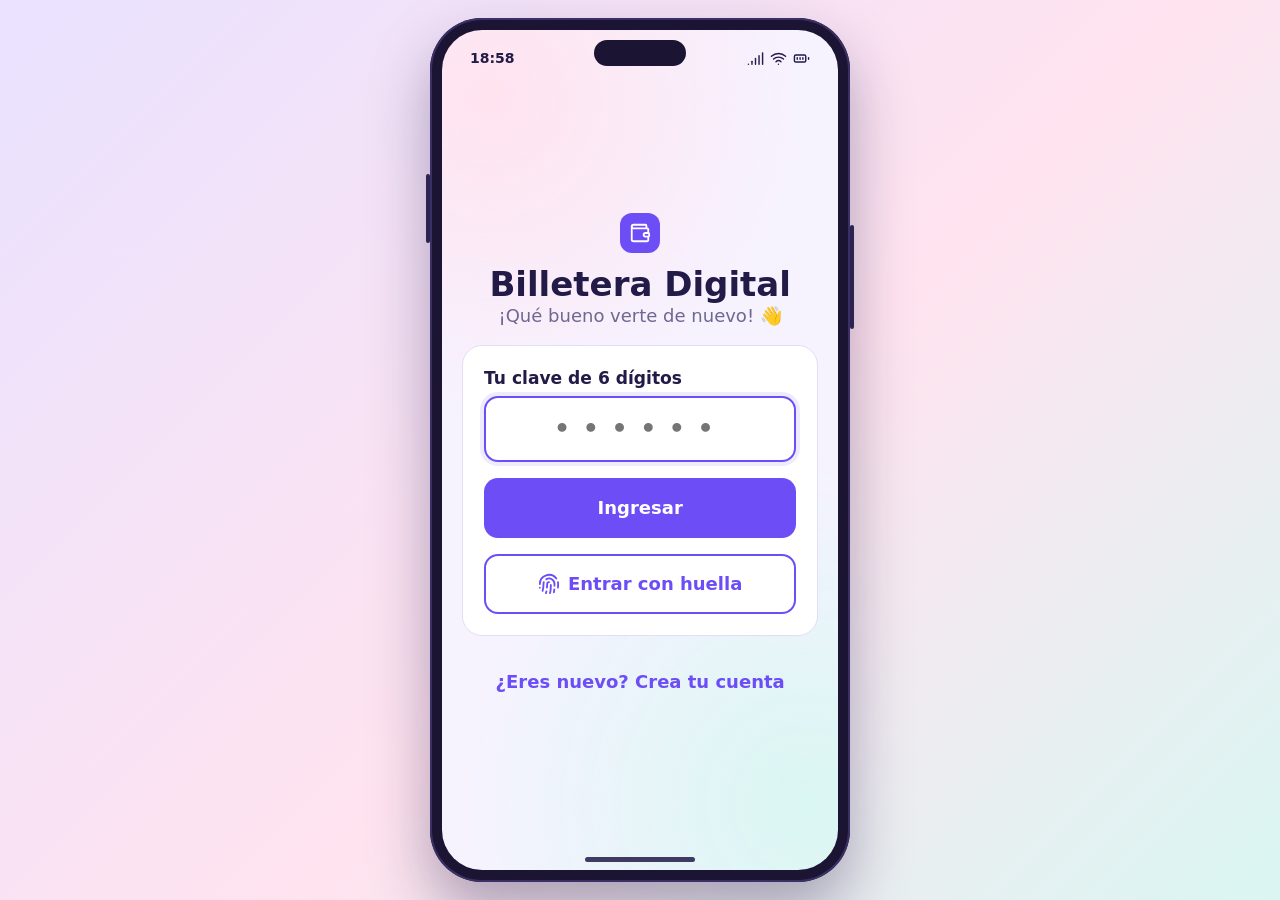
<file: app/mobile/index.html>
<!DOCTYPE html>
<html lang="es">
<head>
<meta charset="utf-8">
<meta name="viewport" content="width=device-width, initial-scale=1, viewport-fit=cover">
<title>Billetera Digital · Ingresar</title>
<link rel="stylesheet" href="assets/app.css">
</head>
<body>
<div class="telefono">
  <div class="pantalla">
    <div class="isla"></div>
    <div class="barra-estado" aria-hidden="true">
      <span data-hora>9:41</span>
      <span class="iconos">
        <svg viewBox="0 0 24 24"><path d="M2 20h.01"/><path d="M7 20v-4"/><path d="M12 20v-8"/><path d="M17 20V8"/><path d="M22 4v16"/></svg>
        <svg viewBox="0 0 24 24"><path d="M12 20h.01"/><path d="M2 8.82a15 15 0 0 1 20 0"/><path d="M5 12.859a10 10 0 0 1 14 0"/><path d="M8.5 16.429a5 5 0 0 1 7 0"/></svg>
        <svg viewBox="0 0 24 24"><rect x="2" y="7" width="16" height="10" rx="2"/><path d="M22 11v2"/><path d="M6 11v2"/><path d="M10 11v2"/><path d="M14 11v2"/></svg>
      </span>
    </div>

    <div class="app">
      <main class="main centro">
        <div class="centrado">
          <div class="marca" style="justify-content:center; margin-bottom:12px;">
            <span class="logo"><svg viewBox="0 0 24 24" aria-hidden="true"><path d="M19 7V4a1 1 0 0 0-1-1H5a2 2 0 0 0 0 4h15a1 1 0 0 1 1 1v4h-3a2 2 0 0 0 0 4h3a1 1 0 0 0 1-1v-2a1 1 0 0 0-1-1"/><path d="M3 5v14a2 2 0 0 0 2 2h15a1 1 0 0 0 1-1v-4"/></svg></span>
          </div>
          <h1 class="titulo">Billetera Digital</h1>
          <p class="subtitulo">¡Qué bueno verte de nuevo! 👋</p>
        </div>

        <form class="card" data-ir="inicio.html" novalidate>
          <div class="campo">
            <label for="clave">Tu clave de 6 dígitos</label>
            <input id="clave" class="pin" name="clave" type="password" inputmode="numeric" maxlength="6" pattern="[0-9]{6}" placeholder="••••••" required autocomplete="off">
          </div>
          <button class="btn" type="submit">Ingresar</button>
          <button class="btn secundario" type="button" data-ir="inicio.html">
            <svg viewBox="0 0 24 24" aria-hidden="true"><path d="M12 10a2 2 0 0 0-2 2c0 1.02-.1 2.51-.26 4"/><path d="M14 13.12c0 2.38 0 6.38-1 8.88"/><path d="M17.29 21.02c.12-.6.43-2.3.5-3.02"/><path d="M2 12a10 10 0 0 1 18-6"/><path d="M2 16h.01"/><path d="M21.8 16c.2-2 .131-5.354 0-6"/><path d="M5 19.5C5.5 18 6 15 6 12a6 6 0 0 1 .34-2"/><path d="M8.65 22c.21-.66.45-1.32.57-2"/><path d="M9 6.8a6 6 0 0 1 9 5.2v2"/></svg>
            Entrar con huella
          </button>
        </form>

        <a class="btn texto" href="registro-dni.html">¿Eres nuevo? Crea tu cuenta</a>
      </main>
    </div>

    <div class="loader on" role="status" aria-label="Cargando"><div class="spinner"></div></div>
    <div class="indicador-inicio" aria-hidden="true"></div>
  </div>
</div>
<script src="assets/app.js"></script>
<script>
  // Cada nuevo ingreso reinicia el contador de reintentos del caso de prueba "Luis Paredes"
  BD.set('intentosBanco', 0);
</script>
</body>
</html>
</file>
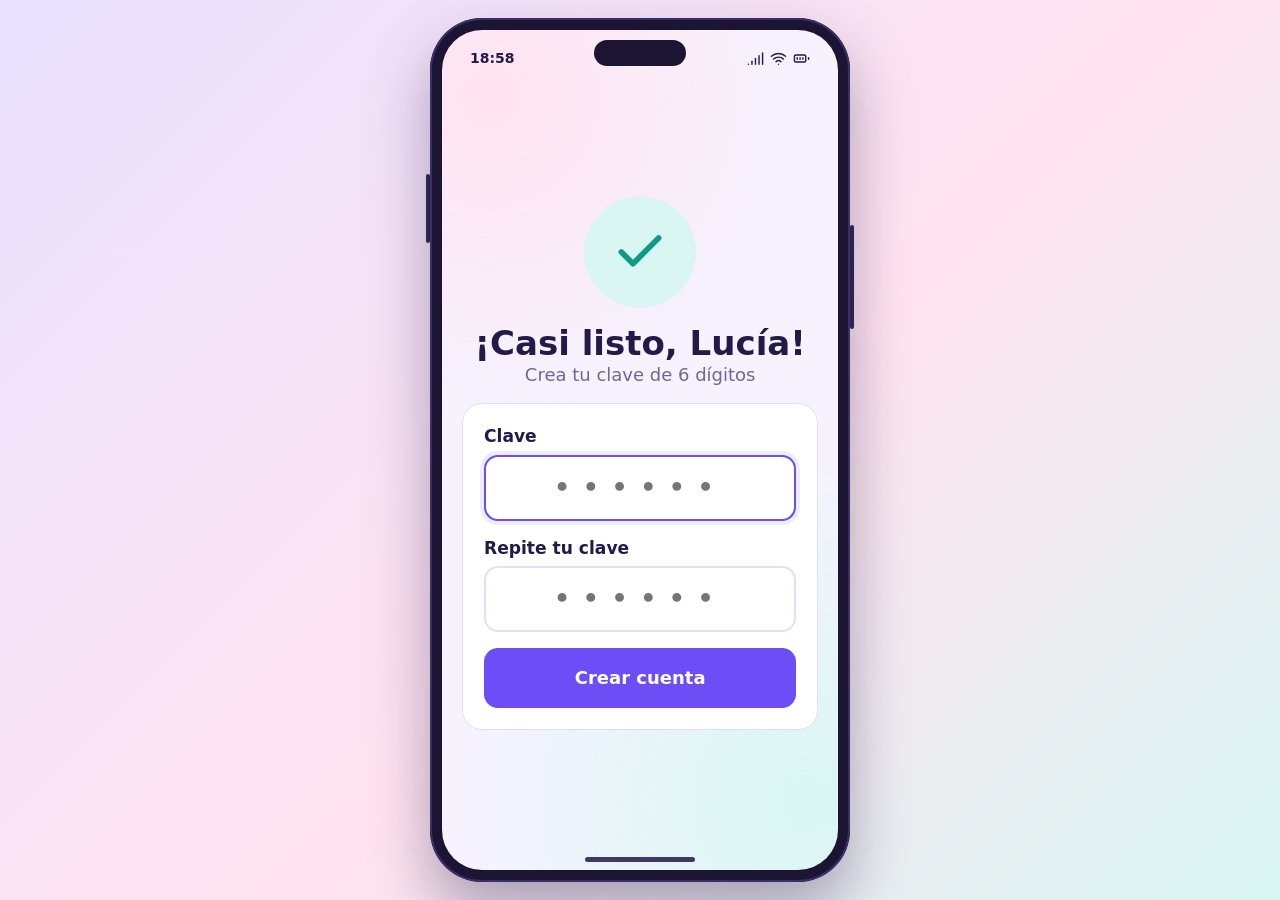
<file: app/mobile/crear-clave.html>
<!DOCTYPE html>
<html lang="es">
<head>
<meta charset="utf-8">
<meta name="viewport" content="width=device-width, initial-scale=1, viewport-fit=cover">
<title>Billetera Digital · Crear clave</title>
<link rel="stylesheet" href="assets/app.css">
</head>
<body>
<div class="telefono">
  <div class="pantalla">
    <div class="isla"></div>
    <div class="barra-estado" aria-hidden="true">
      <span data-hora>9:41</span>
      <span class="iconos">
        <svg viewBox="0 0 24 24"><path d="M2 20h.01"/><path d="M7 20v-4"/><path d="M12 20v-8"/><path d="M17 20V8"/><path d="M22 4v16"/></svg>
        <svg viewBox="0 0 24 24"><path d="M12 20h.01"/><path d="M2 8.82a15 15 0 0 1 20 0"/><path d="M5 12.859a10 10 0 0 1 14 0"/><path d="M8.5 16.429a5 5 0 0 1 7 0"/></svg>
        <svg viewBox="0 0 24 24"><rect x="2" y="7" width="16" height="10" rx="2"/><path d="M22 11v2"/><path d="M6 11v2"/><path d="M10 11v2"/><path d="M14 11v2"/></svg>
      </span>
    </div>

    <div class="app">
      <main class="main centro">
        <div class="centrado">
          <div class="exito"><svg viewBox="0 0 24 24" aria-hidden="true"><path d="M20 6 9 17l-5-5"/></svg></div>
        </div>
        <div class="centrado">
          <h1 class="titulo">¡Casi listo, Lucía!</h1>
          <p class="subtitulo">Crea tu clave de 6 dígitos</p>
        </div>

        <form class="card" data-ir="index.html" novalidate>
          <div class="campo">
            <label for="clave">Clave</label>
            <input id="clave" class="pin" name="clave" type="password" inputmode="numeric" maxlength="6" pattern="[0-9]{6}" placeholder="••••••" required autocomplete="off">
          </div>
          <div class="campo">
            <label for="repetir">Repite tu clave</label>
            <input id="repetir" class="pin" name="repetir" type="password" inputmode="numeric" maxlength="6" pattern="[0-9]{6}" placeholder="••••••" required autocomplete="off">
          </div>
          <button class="btn" type="submit">Crear cuenta</button>
        </form>
      </main>
    </div>

    <div class="loader on" role="status" aria-label="Cargando"><div class="spinner"></div></div>
    <div class="indicador-inicio" aria-hidden="true"></div>
  </div>
</div>
<script src="assets/app.js"></script>
<script>
  var clave = document.getElementById('clave');
  var repetir = document.getElementById('repetir');
  function comparar() { repetir.setCustomValidity(repetir.value === clave.value ? '' : 'Las claves no coinciden'); }
  clave.addEventListener('input', comparar);
  repetir.addEventListener('input', comparar);
</script>
</body>
</html>
</file>
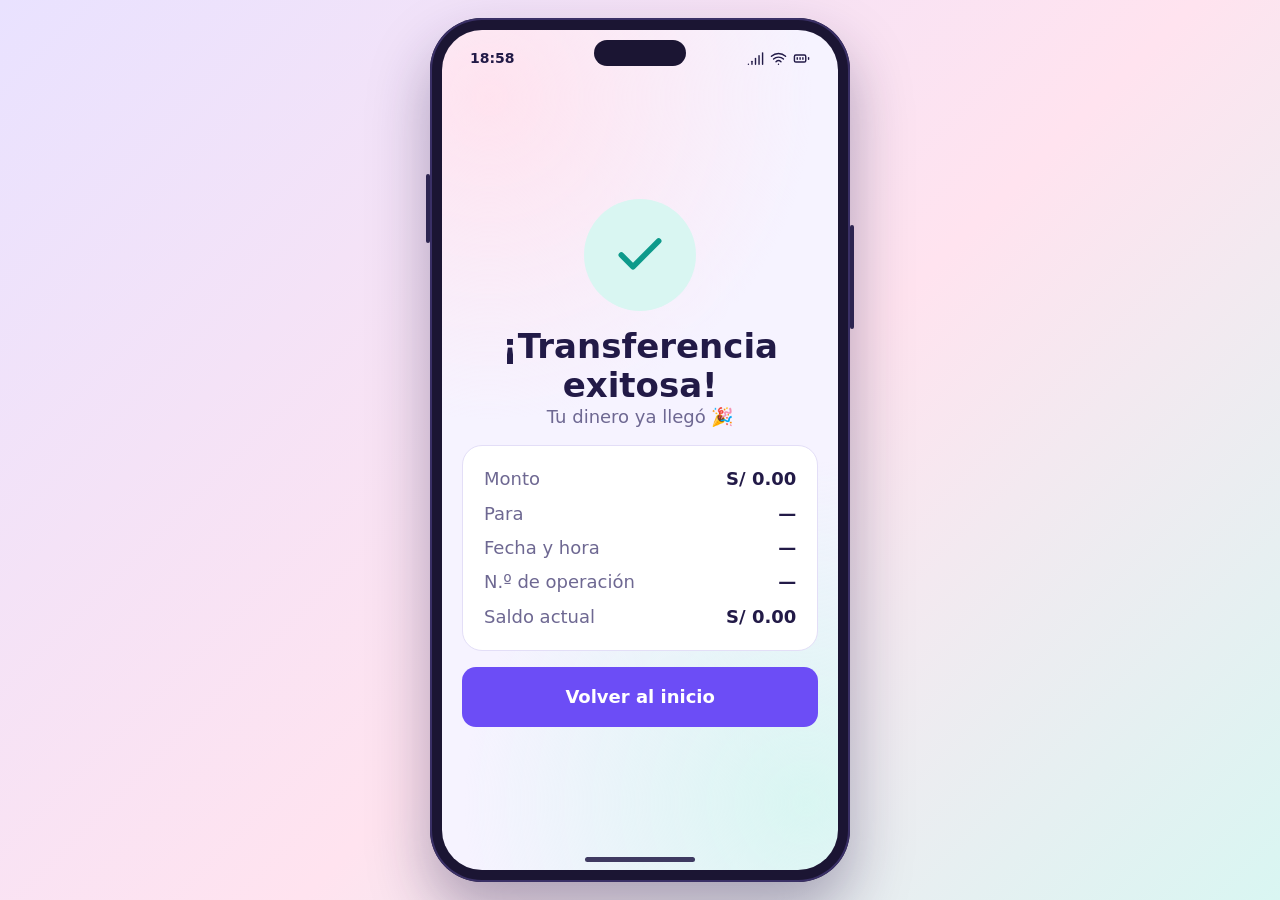
<file: app/mobile/exito.html>
<!DOCTYPE html>
<html lang="es">
<head>
<meta charset="utf-8">
<meta name="viewport" content="width=device-width, initial-scale=1, viewport-fit=cover">
<title>Billetera Digital · Transferencia exitosa</title>
<link rel="stylesheet" href="assets/app.css">
</head>
<body>
<div class="telefono">
  <div class="pantalla">
    <div class="isla"></div>
    <div class="barra-estado" aria-hidden="true">
      <span data-hora>9:41</span>
      <span class="iconos">
        <svg viewBox="0 0 24 24"><path d="M2 20h.01"/><path d="M7 20v-4"/><path d="M12 20v-8"/><path d="M17 20V8"/><path d="M22 4v16"/></svg>
        <svg viewBox="0 0 24 24"><path d="M12 20h.01"/><path d="M2 8.82a15 15 0 0 1 20 0"/><path d="M5 12.859a10 10 0 0 1 14 0"/><path d="M8.5 16.429a5 5 0 0 1 7 0"/></svg>
        <svg viewBox="0 0 24 24"><rect x="2" y="7" width="16" height="10" rx="2"/><path d="M22 11v2"/><path d="M6 11v2"/><path d="M10 11v2"/><path d="M14 11v2"/></svg>
      </span>
    </div>

    <div class="app">
      <main class="main centro">
        <div class="exito"><svg viewBox="0 0 24 24" aria-hidden="true"><path d="M20 6 9 17l-5-5"/></svg></div>
        <div class="centrado">
          <h1 class="titulo">¡Transferencia exitosa!</h1>
          <p class="subtitulo">Tu dinero ya llegó 🎉</p>
        </div>

        <section class="card">
          <div class="filas">
            <div class="fila"><span>Monto</span><strong id="monto">S/ 0.00</strong></div>
            <div class="fila"><span>Para</span><strong id="para">—</strong></div>
            <div class="fila"><span>Fecha y hora</span><strong id="fecha">—</strong></div>
            <div class="fila"><span>N.º de operación</span><strong id="codigo">—</strong></div>
            <div class="fila"><span>Saldo actual</span><strong data-bd="saldo" data-soles>S/ 0.00</strong></div>
          </div>
        </section>

        <div class="acciones">
          <button class="btn" type="button" data-ir="inicio.html">Volver al inicio</button>
        </div>
      </main>
    </div>

    <div class="loader on" role="status" aria-label="Cargando"><div class="spinner"></div></div>
    <div class="indicador-inicio" aria-hidden="true"></div>
  </div>
</div>
<script src="assets/app.js"></script>
<script>
  var op = BD.get('operacion', null);
  if (op) {
    document.getElementById('monto').textContent = BD.soles(op.monto);
    document.getElementById('para').textContent = op.para;
    document.getElementById('fecha').textContent = op.fecha;
    document.getElementById('codigo').textContent = op.codigo;
  }
</script>
</body>
</html>
</file>
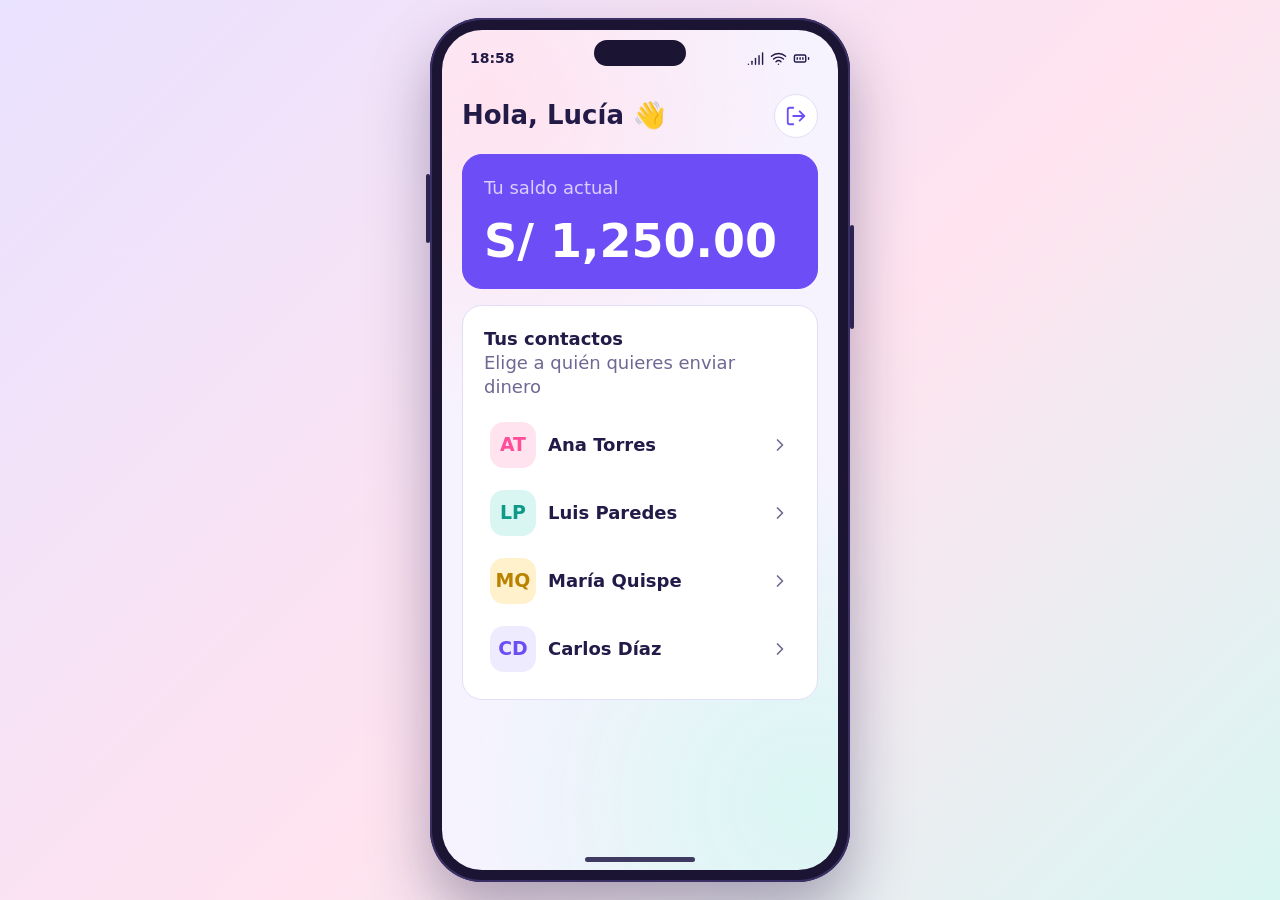
<file: app/mobile/inicio.html>
<!DOCTYPE html>
<html lang="es">
<head>
<meta charset="utf-8">
<meta name="viewport" content="width=device-width, initial-scale=1, viewport-fit=cover">
<title>Billetera Digital · Inicio</title>
<link rel="stylesheet" href="assets/app.css">
</head>
<body>
<div class="telefono">
  <div class="pantalla">
    <div class="isla"></div>
    <div class="barra-estado" aria-hidden="true">
      <span data-hora>9:41</span>
      <span class="iconos">
        <svg viewBox="0 0 24 24"><path d="M2 20h.01"/><path d="M7 20v-4"/><path d="M12 20v-8"/><path d="M17 20V8"/><path d="M22 4v16"/></svg>
        <svg viewBox="0 0 24 24"><path d="M12 20h.01"/><path d="M2 8.82a15 15 0 0 1 20 0"/><path d="M5 12.859a10 10 0 0 1 14 0"/><path d="M8.5 16.429a5 5 0 0 1 7 0"/></svg>
        <svg viewBox="0 0 24 24"><rect x="2" y="7" width="16" height="10" rx="2"/><path d="M22 11v2"/><path d="M6 11v2"/><path d="M10 11v2"/><path d="M14 11v2"/></svg>
      </span>
    </div>

    <div class="app">
      <div class="topbar">
        <h1>Hola, <span data-bd="nombre">Lucía</span> 👋</h1>
        <button class="icon-btn" type="button" data-ir="index.html" aria-label="Salir"><svg viewBox="0 0 24 24" aria-hidden="true"><path d="m16 17 5-5-5-5"/><path d="M21 12H9"/><path d="M9 21H5a2 2 0 0 1-2-2V5a2 2 0 0 1 2-2h4"/></svg></button>
      </div>

      <main class="main">
        <section class="card violeta">
          <span class="subtitulo">Tu saldo actual</span>
          <div class="saldo" data-bd="saldo" data-soles>S/ 1,250.00</div>
        </section>

        <section class="card">
          <div>
            <strong>Tus contactos</strong>
            <p class="subtitulo">Elige a quién quieres enviar dinero</p>
          </div>
          <div class="filas" id="contactos">
            <button class="contacto" type="button" data-nombre="Ana Torres" data-ir="transferir.html">
              <span class="icono rosa txt">AT</span><div class="texto"><strong>Ana Torres</strong></div>
              <svg viewBox="0 0 24 24" aria-hidden="true"><path d="m9 18 6-6-6-6"/></svg>
            </button>
            <button class="contacto" type="button" data-nombre="Luis Paredes" data-ir="transferir.html">
              <span class="icono turquesa txt">LP</span><div class="texto"><strong>Luis Paredes</strong></div>
              <svg viewBox="0 0 24 24" aria-hidden="true"><path d="m9 18 6-6-6-6"/></svg>
            </button>
            <button class="contacto" type="button" data-nombre="María Quispe" data-ir="transferir.html">
              <span class="icono amarillo txt">MQ</span><div class="texto"><strong>María Quispe</strong></div>
              <svg viewBox="0 0 24 24" aria-hidden="true"><path d="m9 18 6-6-6-6"/></svg>
            </button>
            <button class="contacto" type="button" data-nombre="Carlos Díaz" data-ir="transferir.html">
              <span class="icono txt">CD</span><div class="texto"><strong>Carlos Díaz</strong></div>
              <svg viewBox="0 0 24 24" aria-hidden="true"><path d="m9 18 6-6-6-6"/></svg>
            </button>
          </div>
        </section>
      </main>
    </div>

    <div class="loader on" role="status" aria-label="Cargando"><div class="spinner"></div></div>
    <div class="indicador-inicio" aria-hidden="true"></div>
  </div>
</div>
<script src="assets/app.js"></script>
<script>
  document.getElementById('contactos').addEventListener('click', function (e) {
    var fila = e.target.closest('.contacto');
    if (!fila) { return; }
    BD.set('contacto', {
      nombre: fila.getAttribute('data-nombre'),
      iniciales: fila.querySelector('.icono').textContent,
      color: (fila.querySelector('.icono').className.match(/rosa|turquesa|amarillo/) || [''])[0]
    });
  });
</script>
</body>
</html>
</file>
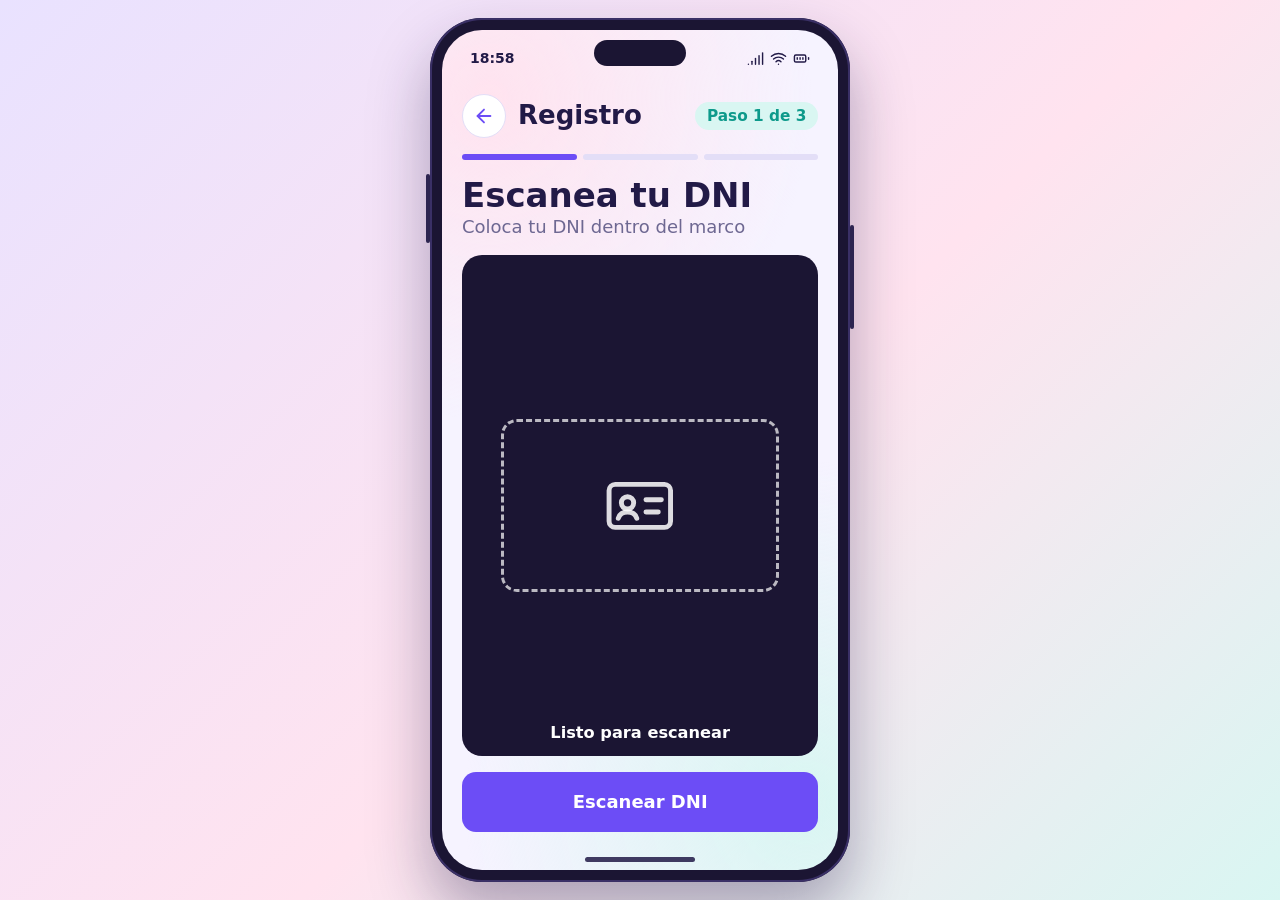
<file: app/mobile/registro-dni.html>
<!DOCTYPE html>
<html lang="es">
<head>
<meta charset="utf-8">
<meta name="viewport" content="width=device-width, initial-scale=1, viewport-fit=cover">
<title>Billetera Digital · Registro: DNI</title>
<link rel="stylesheet" href="assets/app.css">
</head>
<body>
<div class="telefono">
  <div class="pantalla">
    <div class="isla"></div>
    <div class="barra-estado" aria-hidden="true">
      <span data-hora>9:41</span>
      <span class="iconos">
        <svg viewBox="0 0 24 24"><path d="M2 20h.01"/><path d="M7 20v-4"/><path d="M12 20v-8"/><path d="M17 20V8"/><path d="M22 4v16"/></svg>
        <svg viewBox="0 0 24 24"><path d="M12 20h.01"/><path d="M2 8.82a15 15 0 0 1 20 0"/><path d="M5 12.859a10 10 0 0 1 14 0"/><path d="M8.5 16.429a5 5 0 0 1 7 0"/></svg>
        <svg viewBox="0 0 24 24"><rect x="2" y="7" width="16" height="10" rx="2"/><path d="M22 11v2"/><path d="M6 11v2"/><path d="M10 11v2"/><path d="M14 11v2"/></svg>
      </span>
    </div>

    <div class="app">
      <div class="topbar">
        <button class="icon-btn" type="button" data-ir="atras" aria-label="Volver"><svg viewBox="0 0 24 24" aria-hidden="true"><path d="m12 19-7-7 7-7"/><path d="M19 12H5"/></svg></button>
        <h1>Registro</h1>
        <span class="chip">Paso 1 de 3</span>
      </div>
      <div class="pasos" aria-hidden="true"><i class="hecho"></i><i></i><i></i></div>

      <main class="main">
        <div>
          <h2 class="titulo">Escanea tu DNI</h2>
          <p class="subtitulo">Coloca tu DNI dentro del marco</p>
        </div>

        <div class="visor" id="visor">
          <div class="marco">
            <svg class="ico-base" viewBox="0 0 24 24" aria-hidden="true"><rect x="2" y="5" width="20" height="14" rx="2"/><circle cx="8" cy="11" r="2"/><path d="M5 16c.5-1.5 1.7-2 3-2s2.5.5 3 2"/><path d="M14 10h5"/><path d="M14 14h4"/></svg>
            <svg class="ico-ok" viewBox="0 0 24 24" aria-hidden="true"><path d="M20 6 9 17l-5-5"/></svg>
          </div>
          <div class="barrido"></div>
          <div class="estado" id="estado">Listo para escanear</div>
        </div>

        <div class="acciones">
          <button class="btn" type="button" id="escanear">Escanear DNI</button>
          <button class="btn" type="button" id="continuar" data-ir="registro-rostro.html" hidden>Continuar</button>
        </div>
      </main>
    </div>

    <div class="loader on" role="status" aria-label="Cargando"><div class="spinner"></div></div>
    <div class="indicador-inicio" aria-hidden="true"></div>
  </div>
</div>
<script src="assets/app.js"></script>
<script>
  var visor = document.getElementById('visor');
  var estado = document.getElementById('estado');
  var escanear = document.getElementById('escanear');
  escanear.addEventListener('accion', function () {
    escanear.disabled = true;
    visor.classList.add('escaneando');
    estado.textContent = 'Escaneando…';
    setTimeout(function () {
      visor.classList.remove('escaneando');
      visor.classList.add('listo');
      estado.textContent = '¡DNI leído! Lucía Ramírez · 45678912';
      BD.set('nombre', 'Lucía');
      BD.set('dni', '45678912');
      escanear.hidden = true;
      document.getElementById('continuar').hidden = false;
    }, 2000);
  });
</script>
</body>
</html>
</file>
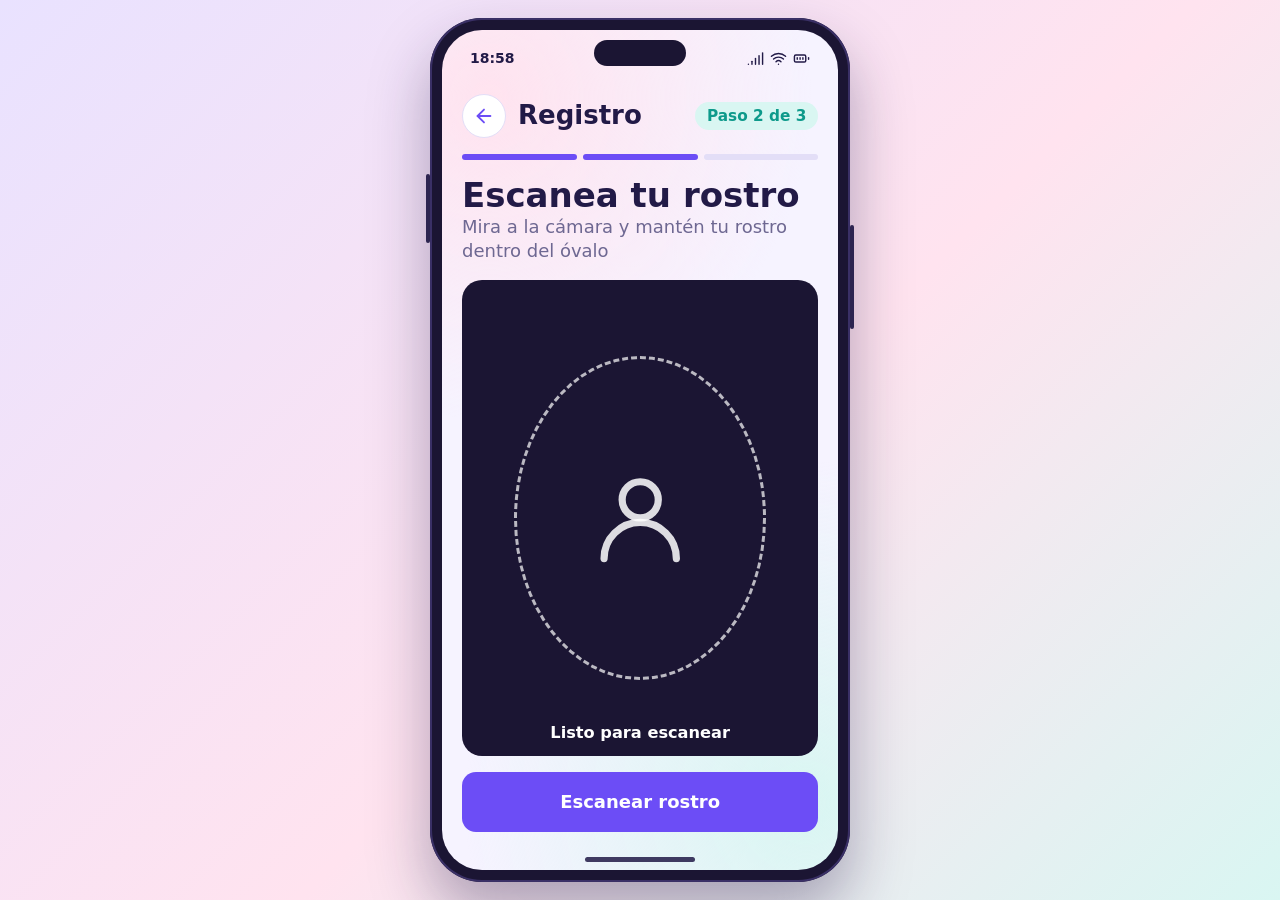
<file: app/mobile/registro-rostro.html>
<!DOCTYPE html>
<html lang="es">
<head>
<meta charset="utf-8">
<meta name="viewport" content="width=device-width, initial-scale=1, viewport-fit=cover">
<title>Billetera Digital · Registro: rostro</title>
<link rel="stylesheet" href="assets/app.css">
</head>
<body>
<div class="telefono">
  <div class="pantalla">
    <div class="isla"></div>
    <div class="barra-estado" aria-hidden="true">
      <span data-hora>9:41</span>
      <span class="iconos">
        <svg viewBox="0 0 24 24"><path d="M2 20h.01"/><path d="M7 20v-4"/><path d="M12 20v-8"/><path d="M17 20V8"/><path d="M22 4v16"/></svg>
        <svg viewBox="0 0 24 24"><path d="M12 20h.01"/><path d="M2 8.82a15 15 0 0 1 20 0"/><path d="M5 12.859a10 10 0 0 1 14 0"/><path d="M8.5 16.429a5 5 0 0 1 7 0"/></svg>
        <svg viewBox="0 0 24 24"><rect x="2" y="7" width="16" height="10" rx="2"/><path d="M22 11v2"/><path d="M6 11v2"/><path d="M10 11v2"/><path d="M14 11v2"/></svg>
      </span>
    </div>

    <div class="app">
      <div class="topbar">
        <button class="icon-btn" type="button" data-ir="atras" aria-label="Volver"><svg viewBox="0 0 24 24" aria-hidden="true"><path d="m12 19-7-7 7-7"/><path d="M19 12H5"/></svg></button>
        <h1>Registro</h1>
        <span class="chip">Paso 2 de 3</span>
      </div>
      <div class="pasos" aria-hidden="true"><i class="hecho"></i><i class="hecho"></i><i></i></div>

      <main class="main">
        <div>
          <h2 class="titulo">Escanea tu rostro</h2>
          <p class="subtitulo">Mira a la cámara y mantén tu rostro dentro del óvalo</p>
        </div>

        <div class="visor rostro" id="visor">
          <div class="marco">
            <svg class="ico-base" viewBox="0 0 24 24" aria-hidden="true"><circle cx="12" cy="8" r="4"/><path d="M20 21a8 8 0 0 0-16 0"/></svg>
            <svg class="ico-ok" viewBox="0 0 24 24" aria-hidden="true"><path d="M20 6 9 17l-5-5"/></svg>
          </div>
          <div class="barrido"></div>
          <div class="estado" id="estado">Listo para escanear</div>
        </div>

        <div class="acciones">
          <button class="btn" type="button" id="escanear">Escanear rostro</button>
          <button class="btn" type="button" id="continuar" data-ir="registro-validacion.html" hidden>Continuar</button>
        </div>
      </main>
    </div>

    <div class="loader on" role="status" aria-label="Cargando"><div class="spinner"></div></div>
    <div class="indicador-inicio" aria-hidden="true"></div>
  </div>
</div>
<script src="assets/app.js"></script>
<script>
  var visor = document.getElementById('visor');
  var estado = document.getElementById('estado');
  var escanear = document.getElementById('escanear');
  escanear.addEventListener('accion', function () {
    escanear.disabled = true;
    visor.classList.add('escaneando');
    estado.textContent = 'Escaneando…';
    setTimeout(function () {
      visor.classList.remove('escaneando');
      visor.classList.add('listo');
      estado.textContent = '¡Rostro capturado!';
      escanear.hidden = true;
      document.getElementById('continuar').hidden = false;
    }, 2000);
  });
</script>
</body>
</html>
</file>
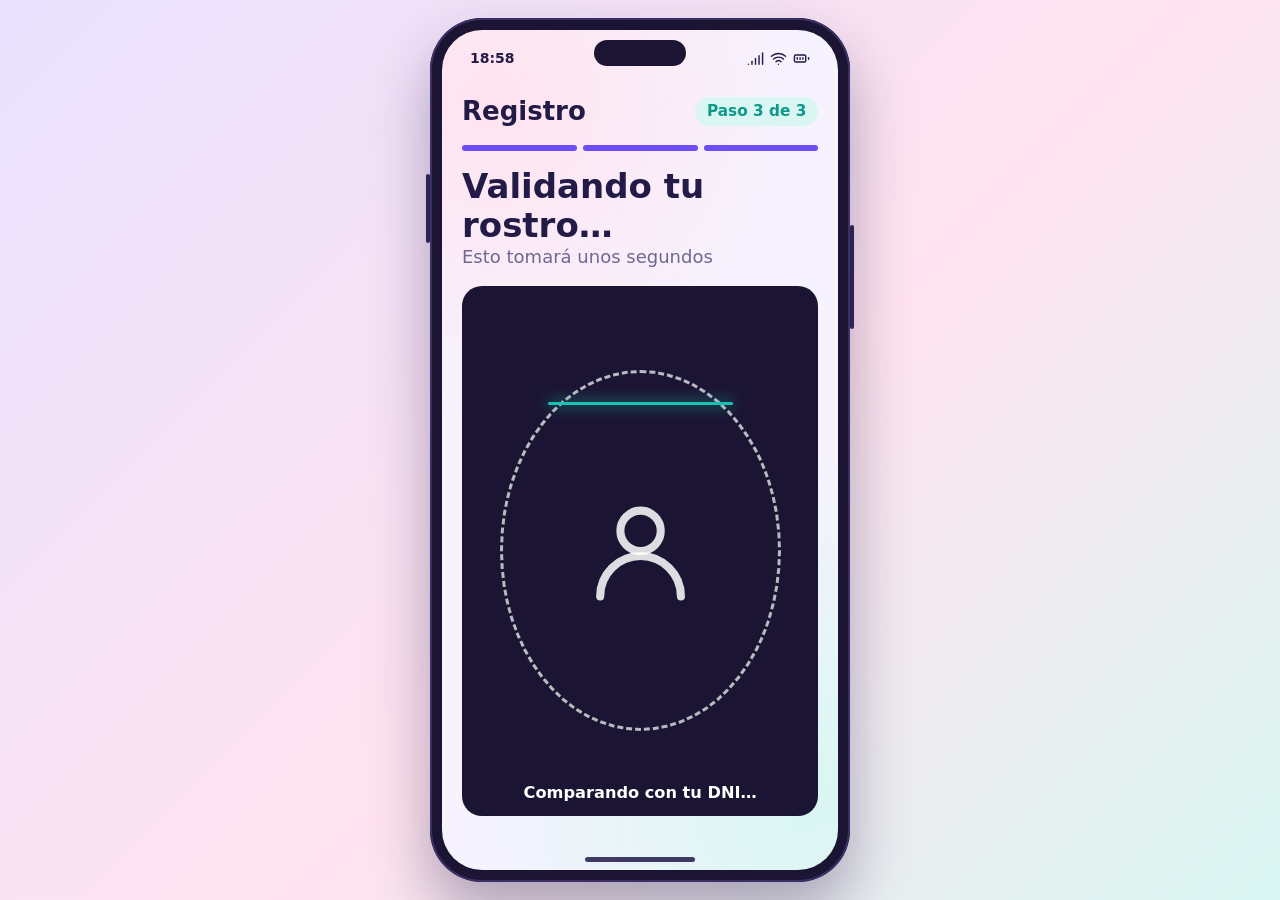
<file: app/mobile/registro-validacion.html>
<!DOCTYPE html>
<html lang="es">
<head>
<meta charset="utf-8">
<meta name="viewport" content="width=device-width, initial-scale=1, viewport-fit=cover">
<title>Billetera Digital · Registro: validación</title>
<link rel="stylesheet" href="assets/app.css">
</head>
<body>
<div class="telefono">
  <div class="pantalla">
    <div class="isla"></div>
    <div class="barra-estado" aria-hidden="true">
      <span data-hora>9:41</span>
      <span class="iconos">
        <svg viewBox="0 0 24 24"><path d="M2 20h.01"/><path d="M7 20v-4"/><path d="M12 20v-8"/><path d="M17 20V8"/><path d="M22 4v16"/></svg>
        <svg viewBox="0 0 24 24"><path d="M12 20h.01"/><path d="M2 8.82a15 15 0 0 1 20 0"/><path d="M5 12.859a10 10 0 0 1 14 0"/><path d="M8.5 16.429a5 5 0 0 1 7 0"/></svg>
        <svg viewBox="0 0 24 24"><rect x="2" y="7" width="16" height="10" rx="2"/><path d="M22 11v2"/><path d="M6 11v2"/><path d="M10 11v2"/><path d="M14 11v2"/></svg>
      </span>
    </div>

    <div class="app">
      <div class="topbar">
        <h1>Registro</h1>
        <span class="chip">Paso 3 de 3</span>
      </div>
      <div class="pasos" aria-hidden="true"><i class="hecho"></i><i class="hecho"></i><i class="hecho"></i></div>

      <main class="main">
        <div>
          <h2 class="titulo" id="titulo">Validando tu rostro…</h2>
          <p class="subtitulo" id="detalle">Esto tomará unos segundos</p>
        </div>

        <div class="visor rostro escaneando" id="visor">
          <div class="marco">
            <svg class="ico-base" viewBox="0 0 24 24" aria-hidden="true"><circle cx="12" cy="8" r="4"/><path d="M20 21a8 8 0 0 0-16 0"/></svg>
            <svg class="ico-ok" viewBox="0 0 24 24" aria-hidden="true"><path d="M20 6 9 17l-5-5"/></svg>
            <svg class="ico-err" viewBox="0 0 24 24" aria-hidden="true"><path d="M18 6 6 18"/><path d="m6 6 12 12"/></svg>
          </div>
          <div class="barrido"></div>
          <div class="estado" id="estado">Comparando con tu DNI…</div>
        </div>

        <div class="acciones">
          <button class="btn" type="button" id="valido" data-ir="crear-clave.html" hidden>Continuar</button>
          <button class="btn rosa" type="button" id="invalido" data-ir="registro-rostro.html" hidden>Intentar de nuevo</button>
        </div>
      </main>
    </div>

    <div class="loader on" role="status" aria-label="Cargando"><div class="spinner"></div></div>
    <div class="indicador-inicio" aria-hidden="true"></div>
  </div>
</div>
<script src="assets/app.js"></script>
<script>
  // Para mostrar el caso de error en la demo: registro-validacion.html?simular=invalido
  var esValido = new URLSearchParams(location.search).get('simular') !== 'invalido';
  var visor = document.getElementById('visor');
  setTimeout(function () {
    visor.classList.remove('escaneando');
    visor.classList.add(esValido ? 'listo' : 'error');
    document.getElementById('titulo').textContent = esValido ? '¡Rostro válido!' : 'No pudimos validar tu rostro';
    document.getElementById('detalle').textContent = esValido ? 'Tu identidad fue verificada con éxito' : 'Mejora la luz y vuelve a intentarlo';
    document.getElementById('estado').textContent = esValido ? 'Coincide con tu DNI' : 'No coincide con tu DNI';
    document.getElementById(esValido ? 'valido' : 'invalido').hidden = false;
  }, 2700);
</script>
</body>
</html>
</file>
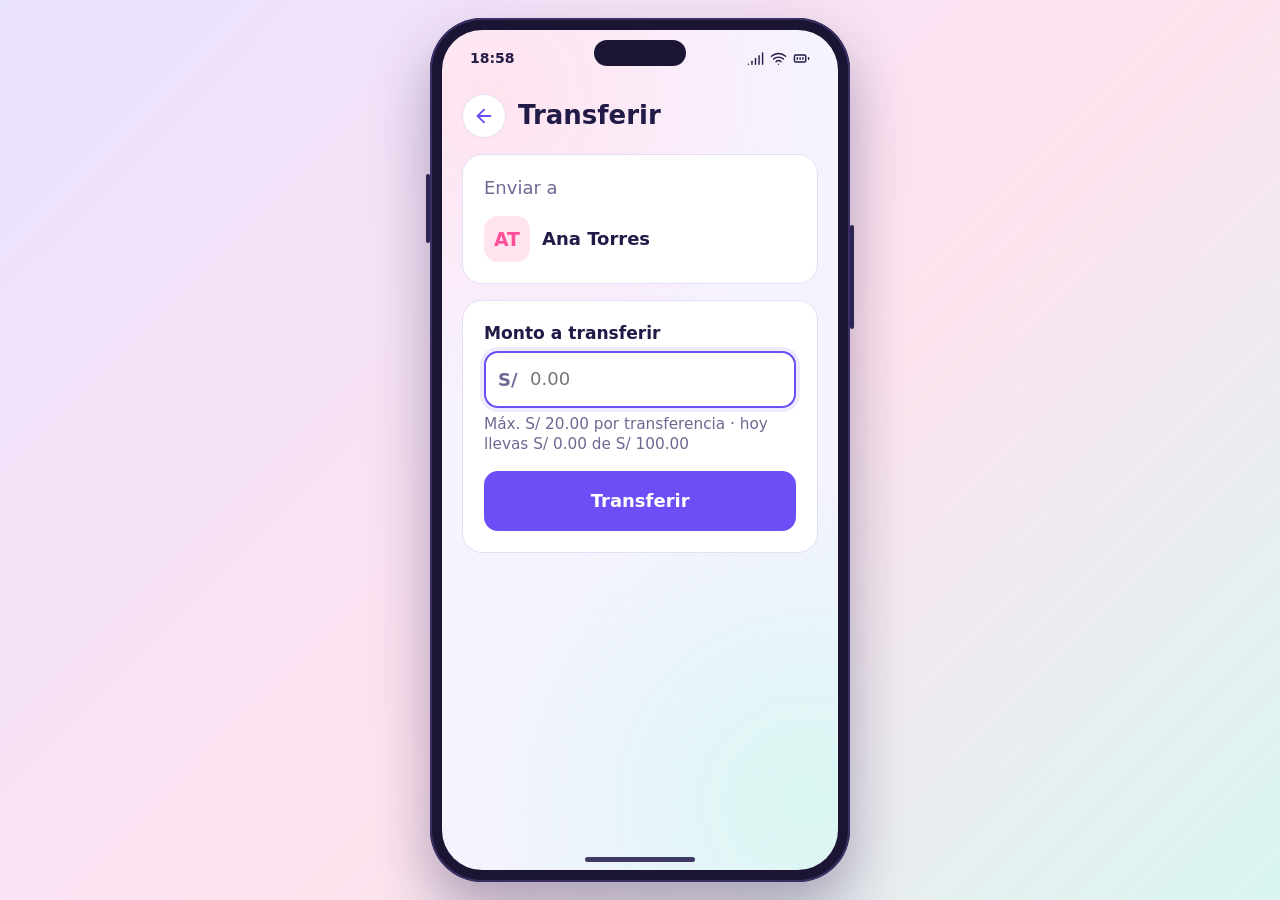
<file: app/mobile/transferir.html>
<!DOCTYPE html>
<html lang="es">
<head>
<meta charset="utf-8">
<meta name="viewport" content="width=device-width, initial-scale=1, viewport-fit=cover">
<title>Billetera Digital · Transferir</title>
<link rel="stylesheet" href="assets/app.css">
</head>
<body>
<div class="telefono">
  <div class="pantalla">
    <div class="isla"></div>
    <div class="barra-estado" aria-hidden="true">
      <span data-hora>9:41</span>
      <span class="iconos">
        <svg viewBox="0 0 24 24"><path d="M2 20h.01"/><path d="M7 20v-4"/><path d="M12 20v-8"/><path d="M17 20V8"/><path d="M22 4v16"/></svg>
        <svg viewBox="0 0 24 24"><path d="M12 20h.01"/><path d="M2 8.82a15 15 0 0 1 20 0"/><path d="M5 12.859a10 10 0 0 1 14 0"/><path d="M8.5 16.429a5 5 0 0 1 7 0"/></svg>
        <svg viewBox="0 0 24 24"><rect x="2" y="7" width="16" height="10" rx="2"/><path d="M22 11v2"/><path d="M6 11v2"/><path d="M10 11v2"/><path d="M14 11v2"/></svg>
      </span>
    </div>

    <div class="app">
      <div class="topbar">
        <button class="icon-btn" type="button" data-ir="atras" aria-label="Volver"><svg viewBox="0 0 24 24" aria-hidden="true"><path d="m12 19-7-7 7-7"/><path d="M19 12H5"/></svg></button>
        <h1>Transferir</h1>
      </div>

      <main class="main">
        <section class="card">
          <span class="subtitulo">Enviar a</span>
          <div class="item">
            <span class="icono txt" id="avatar">AT</span>
            <div class="texto"><strong id="nombre">Ana Torres</strong></div>
          </div>
        </section>

        <form class="card" id="form" novalidate>
          <div class="campo">
            <label for="monto">Monto a transferir</label>
            <div class="prefijo">
              <b>S/</b>
              <input id="monto" name="monto" type="text" inputmode="decimal" pattern="[0-9]+([.,][0-9]{1,2})?" placeholder="0.00" required autocomplete="off">
            </div>
            <span class="ayuda" id="ayuda">Máx. S/ 20.00 por transferencia · S/ 100.00 al día</span>
          </div>
          <div class="aviso" id="aviso" role="alert" hidden></div>
          <button class="btn" type="submit" id="enviar">Transferir</button>
          <button class="btn secundario" type="button" id="volver" data-ir="inicio.html" hidden>Volver al inicio</button>
        </form>
      </main>
    </div>

    <div class="loader on" role="status" aria-label="Cargando"><div class="spinner"></div></div>
    <div class="indicador-inicio" aria-hidden="true"></div>
  </div>
</div>
<script src="assets/app.js"></script>
<script>
  var LIMITE_TX = 20;
  var LIMITE_DIA = 100;

  var contacto = BD.get('contacto', { nombre: 'Ana Torres', iniciales: 'AT', color: 'rosa' });
  document.getElementById('nombre').textContent = contacto.nombre;
  var avatar = document.getElementById('avatar');
  avatar.textContent = contacto.iniciales;
  if (contacto.color) { avatar.classList.add(contacto.color); }

  var gastoHoy = BD.get('gastoHoy', 0);
  document.getElementById('ayuda').textContent =
    'Máx. ' + BD.soles(LIMITE_TX) + ' por transferencia · hoy llevas ' + BD.soles(gastoHoy) + ' de ' + BD.soles(LIMITE_DIA);

  var aviso = document.getElementById('aviso');
  function error(texto) { aviso.textContent = texto; aviso.hidden = false; }

  // Caso de prueba: las transferencias a Luis Paredes siempre fallan por un error del banco
  var CONTACTO_CON_FALLA = 'Luis Paredes';
  var CONTACTO_NO_AFILIADO = 'María Quispe';
  var MAX_INTENTOS = 4;
  var claveIntentos = 'intentosBanco';

  function bloquear() {
    error('Ya no se puede intentar más. Superaste el número de reintentos permitidos. Intenta nuevamente más tarde.');
    document.getElementById('monto').disabled = true;
    document.getElementById('enviar').hidden = true;
    document.getElementById('ayuda').hidden = true;
    document.getElementById('volver').hidden = false;
  }
  if (contacto.nombre === CONTACTO_CON_FALLA && BD.get(claveIntentos, 0) >= MAX_INTENTOS) { bloquear(); }

  document.getElementById('monto').addEventListener('input', function () { aviso.hidden = true; });

  document.getElementById('form').addEventListener('enviado', function () {
    var monto = Math.round(parseFloat(document.getElementById('monto').value.replace(',', '.')) * 100) / 100;
    var saldo = BD.get('saldo', 1250);

    if (!(monto > 0)) { return error('Ingresa un monto mayor a cero.'); }
    if (monto > LIMITE_TX) { return error('El monto por transferencia no puede superar ' + BD.soles(LIMITE_TX) + '.'); }
    if (gastoHoy + monto > LIMITE_DIA) {
      return error('Superarías el límite diario de ' + BD.soles(LIMITE_DIA) + '. Hoy te quedan ' + BD.soles(LIMITE_DIA - gastoHoy) + '.');
    }
    if (monto > saldo) { return error('No tienes saldo suficiente.'); }

    // Caso de prueba: María Quispe no está afiliada, el banco siempre rechaza la operación
    if (contacto.nombre === CONTACTO_NO_AFILIADO) {
      return error('El banco rechazó la operación: ' + contacto.nombre + ' no está afiliada. No se puede transferir a este contacto.');
    }

    if (contacto.nombre === CONTACTO_CON_FALLA) {
      var intentos = BD.get(claveIntentos, 0) + 1;
      BD.set(claveIntentos, intentos);
      if (intentos >= MAX_INTENTOS) { return bloquear(); }
      return error('Error en el banco: no pudimos procesar tu transferencia. Puedes reintentar (te quedan ' + (MAX_INTENTOS - intentos) + ' ' + (MAX_INTENTOS - intentos === 1 ? 'reintento' : 'reintentos') + ').');
    }

    BD.set('saldo', Math.round((saldo - monto) * 100) / 100);
    BD.set('gastoHoy', Math.round((gastoHoy + monto) * 100) / 100);
    BD.set('operacion', {
      monto: monto,
      para: contacto.nombre,
      fecha: new Date().toLocaleString('es-PE', { dateStyle: 'short', timeStyle: 'short' }),
      codigo: 'OP-' + String(Math.floor(100000 + Math.random() * 900000))
    });
    window.location.href = 'exito.html';
  });
</script>
</body>
</html>
</file>
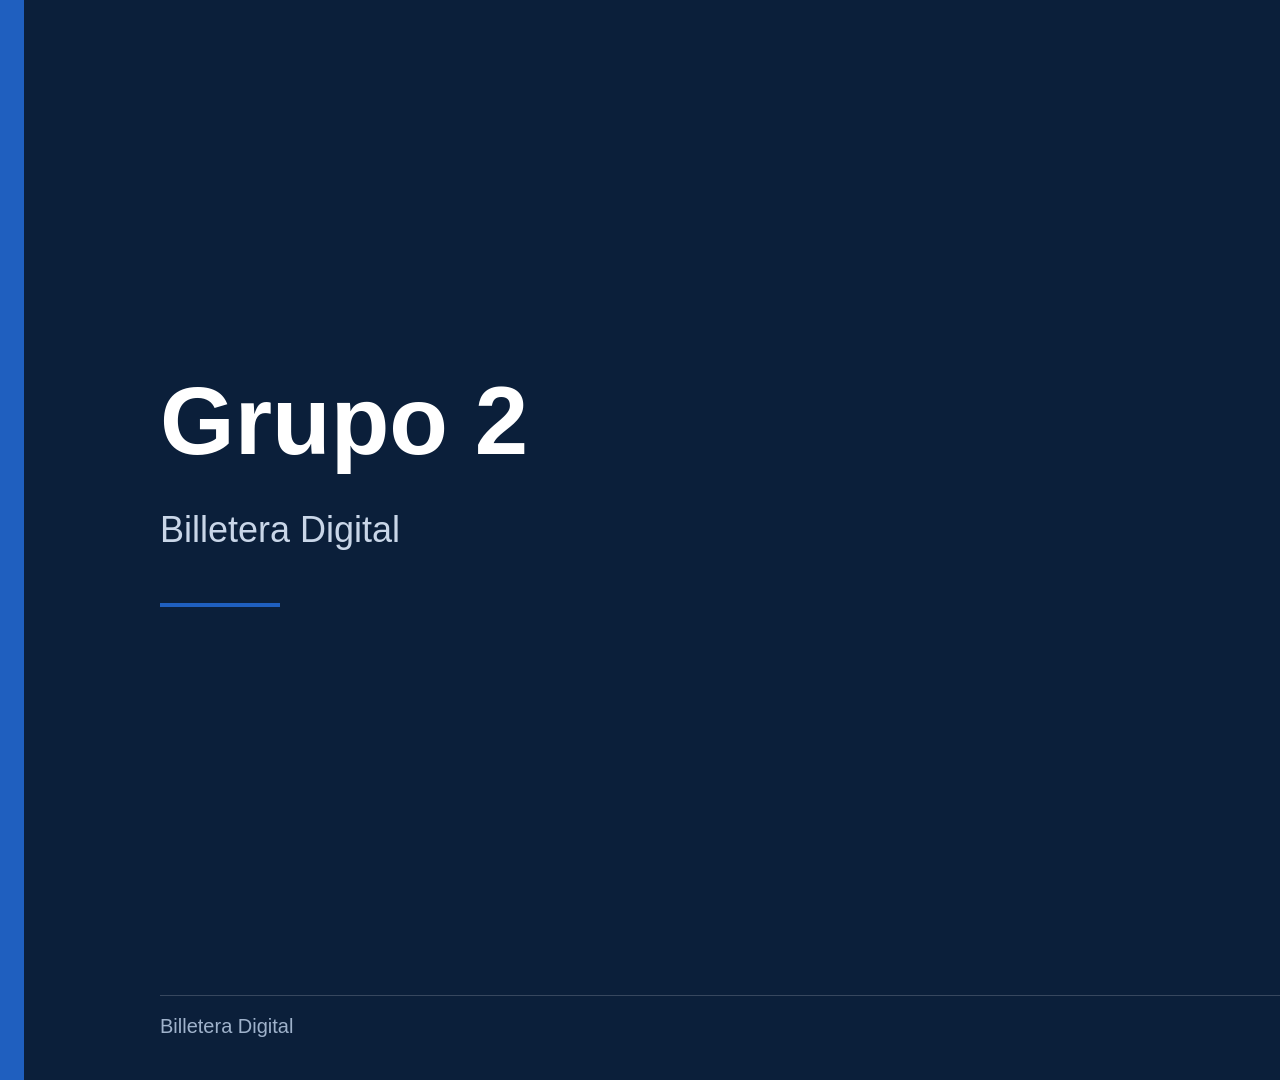
<file: presentacion/lamina-00/lamina-00.html>
<!DOCTYPE html>
<html lang="es">
<head>
<meta charset="utf-8">
<title>Grupo 2 · Billetera Digital</title>
<link rel="stylesheet" href="../../.github/skills/lamina-corporativa-jpg/assets/slide.css">
</head>
<body>
<section class="slide dark">
  <h1 class="cover-title">Grupo 2</h1>
  <p class="cover-subtitle">Billetera Digital</p>
  <div class="cover-rule"></div>
  <div class="slide-footer"><span>Billetera Digital</span><span></span></div>
</section>
</body>
</html>
</file>
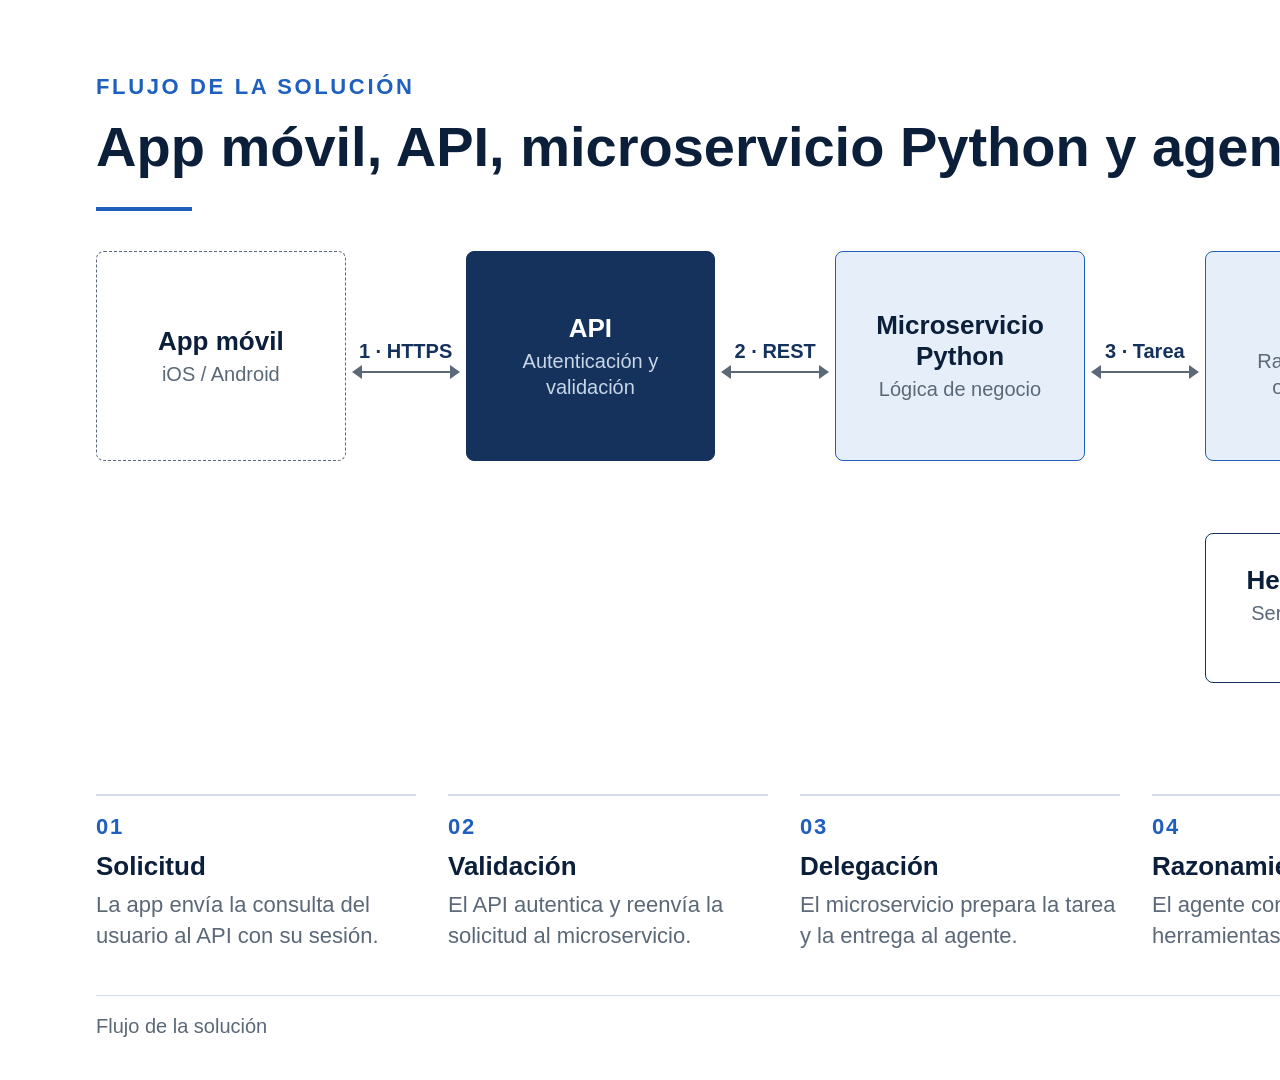
<file: presentacion/lamina-01-old/lamina-01.html>
<!DOCTYPE html>
<html lang="es">
<head>
<meta charset="utf-8">
<title>Flujo app móvil - API - agente - LLM</title>
<link rel="stylesheet" href="../../.github/skills/lamina-corporativa-jpg/assets/slide.css">
</head>
<body>
<section class="slide">
  <header class="slide-header">
    <div class="eyebrow">Flujo de la solución</div>
    <h1 class="slide-title">App móvil, API, microservicio Python y agente con LLM</h1>
  </header>

  <div class="slide-body">
    <div class="flow" style="grid-template-columns: 1fr 120px 1fr 120px 1fr 120px 1fr 120px 1fr; grid-template-rows: 210px 72px 150px;">
      <div class="node external">
        <div class="node-name">App móvil</div>
        <div class="node-desc">iOS / Android</div>
      </div>
      <div class="flow-link"><div class="flow-label">1 · HTTPS</div><div class="flow-line both"></div></div>
      <div class="node primary">
        <div class="node-name">API</div>
        <div class="node-desc">Autenticación y validación</div>
      </div>
      <div class="flow-link"><div class="flow-label">2 · REST</div><div class="flow-line both"></div></div>
      <div class="node accent">
        <div class="node-name">Microservicio Python</div>
        <div class="node-desc">Lógica de negocio</div>
      </div>
      <div class="flow-link"><div class="flow-label">3 · Tarea</div><div class="flow-line both"></div></div>
      <div class="node accent">
        <div class="node-name">Agente</div>
        <div class="node-desc">Razonamiento y orquestación</div>
      </div>
      <div class="flow-link"><div class="flow-label">4 · Prompt</div><div class="flow-line both"></div></div>
      <div class="node alt">
        <div class="node-name">LLM</div>
        <div class="node-desc">Generación de lenguaje</div>
      </div>

      <div class="flow-vline both" style="grid-column: 7; grid-row: 2; height: 56px;"></div>

      <div class="node" style="grid-column: 7; grid-row: 3;">
        <div class="node-name">Herramientas</div>
        <div class="node-desc">Servicios, datos y búsqueda</div>
      </div>
    </div>

    <div class="grid-4" style="margin-top: auto; grid-template-columns: repeat(5, 1fr);">
      <div class="step"><div class="step-num">01</div><div class="step-title">Solicitud</div><div class="step-text">La app envía la consulta del usuario al API con su sesión.</div></div>
      <div class="step"><div class="step-num">02</div><div class="step-title">Validación</div><div class="step-text">El API autentica y reenvía la solicitud al microservicio.</div></div>
      <div class="step"><div class="step-num">03</div><div class="step-title">Delegación</div><div class="step-text">El microservicio prepara la tarea y la entrega al agente.</div></div>
      <div class="step"><div class="step-num">04</div><div class="step-title">Razonamiento</div><div class="step-text">El agente consulta al LLM y usa herramientas si las necesita.</div></div>
      <div class="step"><div class="step-num">05</div><div class="step-title">Respuesta</div><div class="step-text">El resultado vuelve por el mismo camino hasta la app.</div></div>
    </div>
  </div>
  <div class="slide-footer"><span>Flujo de la solución</span><span></span></div>
</section>
</body>
</html>
</file>
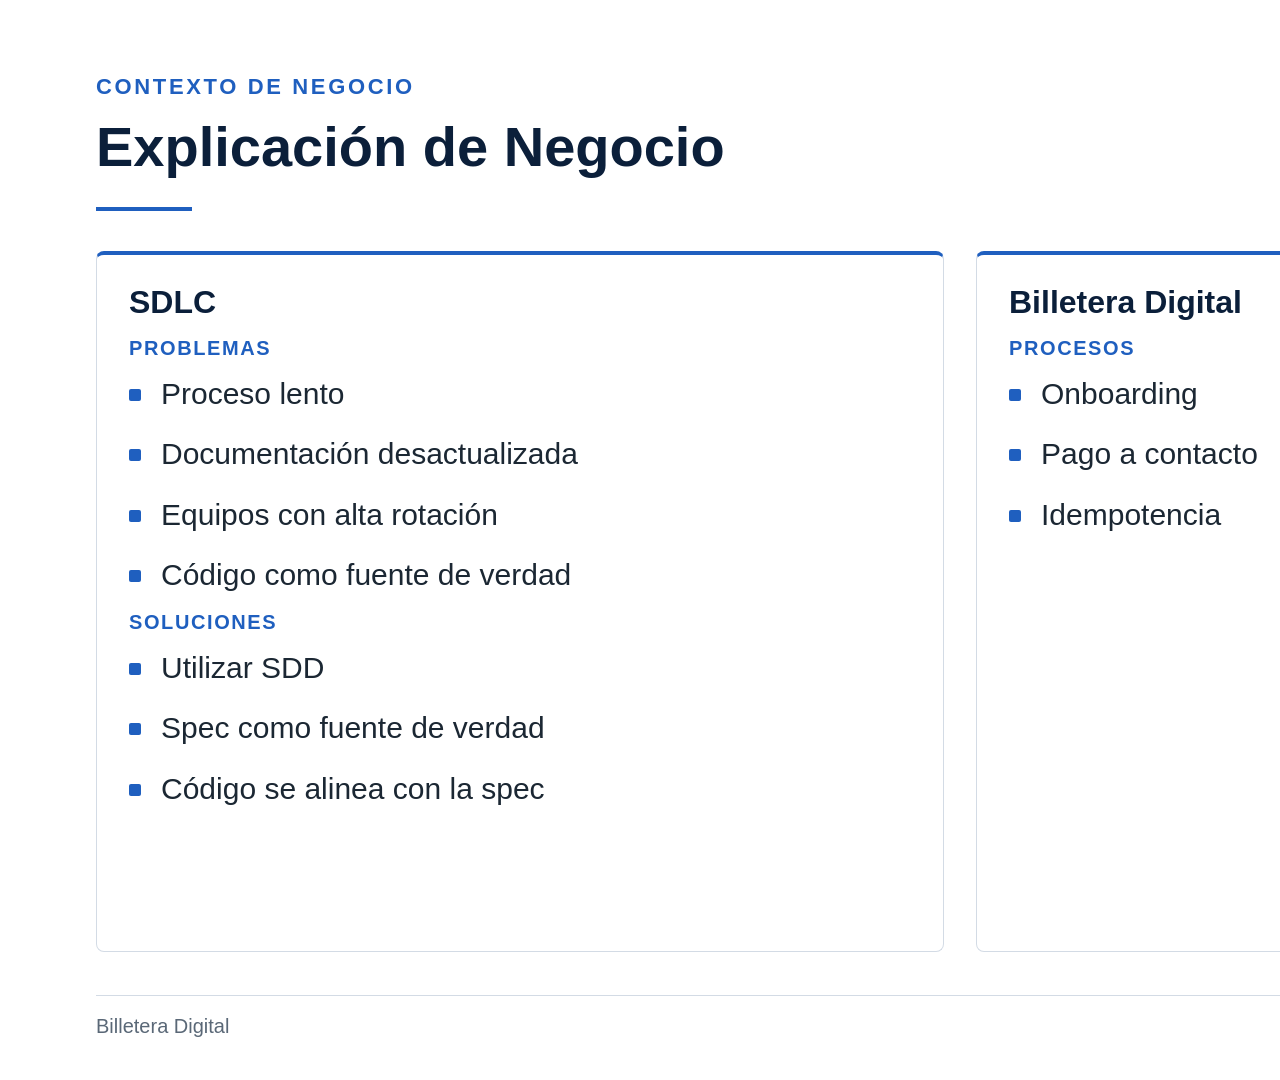
<file: presentacion/lamina-01/lamina-01.html>
<!DOCTYPE html>
<html lang="es">
<head>
<meta charset="utf-8">
<title>Explicación de Negocio</title>
<link rel="stylesheet" href="../../.github/skills/lamina-corporativa-jpg/assets/slide.css">
</head>
<body>
<section class="slide">
  <header class="slide-header">
    <div class="eyebrow">Contexto de negocio</div>
    <h1 class="slide-title">Explicación de Negocio</h1>
  </header>

  <div class="slide-body">
    <div class="grid-2 grow">
      <div class="card">
        <h2 class="card-title">SDLC</h2>
        <div class="card-tag">Problemas</div>
        <ul class="list">
          <li>Proceso lento</li>
          <li>Documentación desactualizada</li>
          <li>Equipos con alta rotación</li>
          <li>Código como fuente de verdad</li>
        </ul>
        <div class="card-tag">Soluciones</div>
        <ul class="list">
          <li>Utilizar SDD</li>
          <li>Spec como fuente de verdad</li>
          <li>Código se alinea con la spec</li>
        </ul>
      </div>

      <div class="card">
        <h2 class="card-title">Billetera Digital</h2>
        <div class="card-tag">Procesos</div>
        <ul class="list">
          <li>Onboarding</li>
          <li>Pago a contacto</li>
          <li>Idempotencia</li>
        </ul>
      </div>
    </div>
  </div>

  <div class="slide-footer"><span>Billetera Digital</span><span></span></div>
</section>
</body>
</html>
</file>
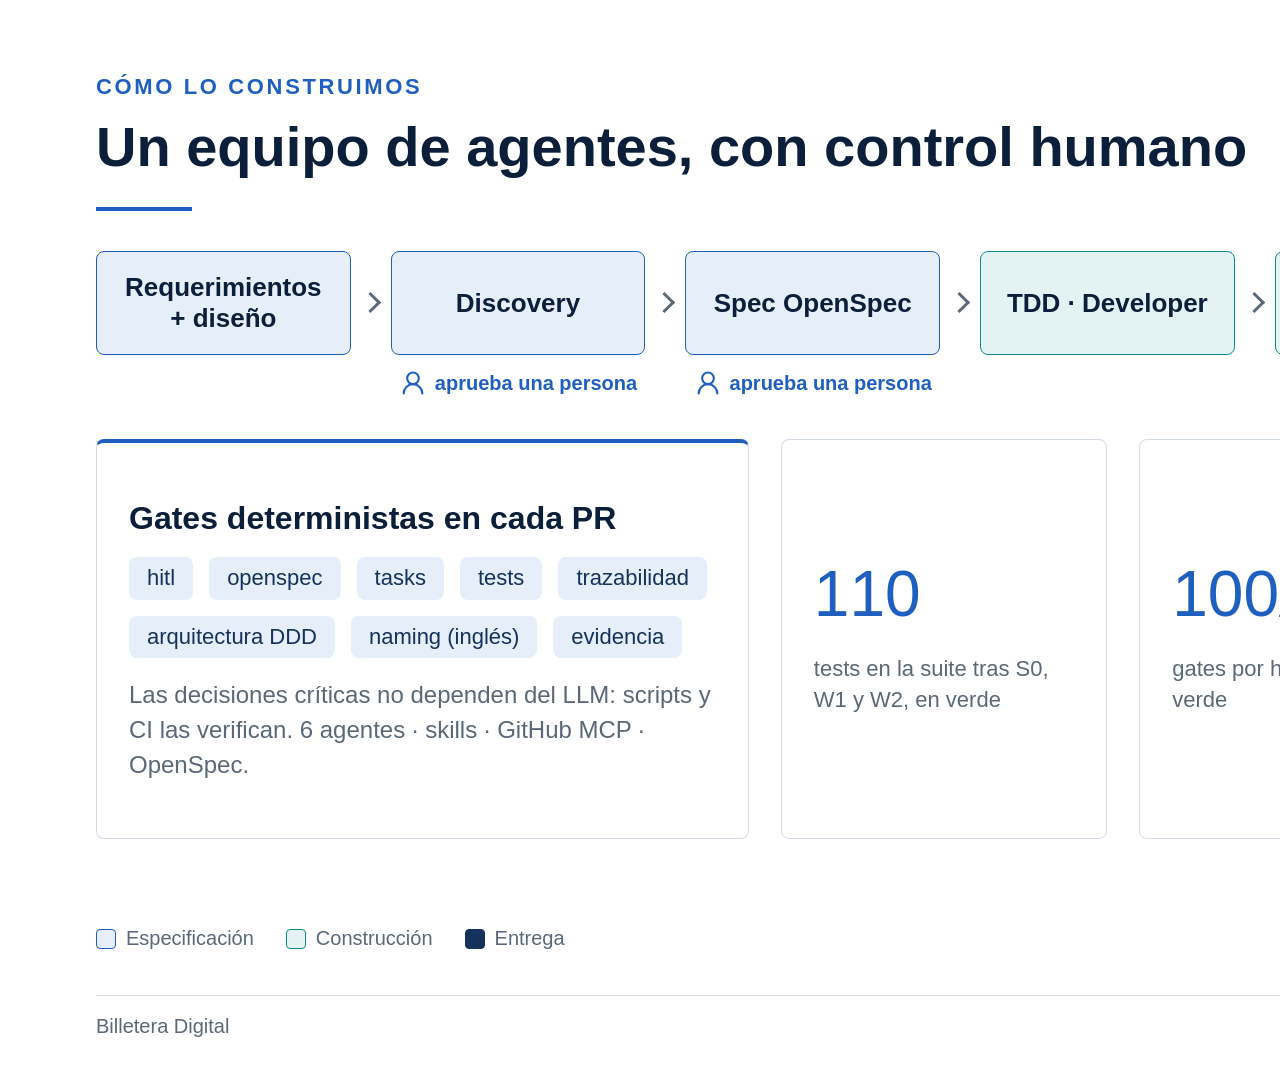
<file: presentacion/lamina-02/lamina-02.html>
<!DOCTYPE html>
<html lang="es">
<head>
<meta charset="utf-8">
<title>Un equipo de agentes, con control humano</title>
<link rel="stylesheet" href="../../.github/skills/lamina-corporativa-jpg/assets/slide.css">
<style>
  .stages { display: grid; grid-template-columns: repeat(6, 1fr); column-gap: 40px; }
  .stage { position: relative; display: flex; flex-direction: column; align-items: center; gap: 12px; }
  .stage .node { width: 100%; height: 104px; flex: none; }
  .stage:not(:last-child)::after {
    content: ""; position: absolute; right: -27px; top: 44px; width: 12px; height: 12px;
    border-top: 3px solid var(--ink-600); border-right: 3px solid var(--ink-600); transform: rotate(45deg);
  }
  .approval { display: flex; align-items: center; gap: 8px; height: 32px; font-size: 20px; font-weight: 600; color: var(--blue-600); }
  .approval svg { flex: none; }
  .chips { display: flex; flex-wrap: wrap; gap: 16px; }
  .chip { font-size: 22px; color: var(--navy-700); background: var(--blue-100); border-radius: var(--radius); padding: 6px 18px; }
  .stats { display: grid; grid-template-columns: 2fr 1fr 1fr 1fr; gap: var(--gap); height: 400px; flex: none; margin-top: 8px; }
  .stats .card { justify-content: center; gap: 20px; }
  .stat-value { white-space: nowrap; }
</style>
</head>
<body>
<section class="slide">
  <header class="slide-header">
    <div class="eyebrow">Cómo lo construimos</div>
    <h1 class="slide-title">Un equipo de agentes, con control humano</h1>
  </header>

  <div class="slide-body">
    <div class="stages">
      <div class="stage">
        <div class="node accent"><div class="node-name">Requerimientos<br>+ diseño</div></div>
        <div class="approval"></div>
      </div>
      <div class="stage">
        <div class="node accent"><div class="node-name">Discovery</div></div>
        <div class="approval">
          <svg aria-hidden="true" width="28" height="28" viewBox="0 0 24 24" fill="none" stroke="#1F5FBF" stroke-width="1.8" stroke-linecap="round" stroke-linejoin="round"><circle cx="12" cy="8" r="5"></circle><path d="M20 21a8 8 0 0 0-16 0"></path></svg>
          aprueba una persona
        </div>
      </div>
      <div class="stage">
        <div class="node accent"><div class="node-name">Spec OpenSpec</div></div>
        <div class="approval">
          <svg aria-hidden="true" width="28" height="28" viewBox="0 0 24 24" fill="none" stroke="#1F5FBF" stroke-width="1.8" stroke-linecap="round" stroke-linejoin="round"><circle cx="12" cy="8" r="5"></circle><path d="M20 21a8 8 0 0 0-16 0"></path></svg>
          aprueba una persona
        </div>
      </div>
      <div class="stage">
        <div class="node alt"><div class="node-name">TDD · Developer</div></div>
        <div class="approval"></div>
      </div>
      <div class="stage">
        <div class="node alt"><div class="node-name">QA + Reviewer</div></div>
        <div class="approval"></div>
      </div>
      <div class="stage">
        <div class="node primary"><div class="node-name">PR + CI</div></div>
        <div class="approval">
          <svg aria-hidden="true" width="28" height="28" viewBox="0 0 24 24" fill="none" stroke="#1F5FBF" stroke-width="1.8" stroke-linecap="round" stroke-linejoin="round"><circle cx="12" cy="8" r="5"></circle><path d="M20 21a8 8 0 0 0-16 0"></path></svg>
          aprueba una persona
        </div>
      </div>
    </div>

    <div class="stats">
      <div class="card">
        <h2 class="card-title">Gates deterministas en cada PR</h2>
        <div class="chips">
          <span class="chip">hitl</span>
          <span class="chip">openspec</span>
          <span class="chip">tasks</span>
          <span class="chip">tests</span>
          <span class="chip">trazabilidad</span>
          <span class="chip">arquitectura DDD</span>
          <span class="chip">naming (inglés)</span>
          <span class="chip">evidencia</span>
        </div>
        <p class="card-text">Las decisiones críticas no dependen del LLM: scripts y CI las verifican. 6 agentes · skills · GitHub MCP · OpenSpec.</p>
      </div>
      <div class="card plain">
        <div class="kpi-value stat-value">110</div>
        <div class="kpi-label">tests en la suite tras S0, W1 y W2, en verde</div>
      </div>
      <div class="card plain">
        <div class="kpi-value stat-value">100/100</div>
        <div class="kpi-label">gates por historia y CI verde</div>
      </div>
      <div class="card plain">
        <div class="kpi-value stat-value">15+</div>
        <div class="kpi-label">mejoras del harness nacidas de fallas reales</div>
      </div>
    </div>

    <div class="legend" style="margin-top:auto;">
      <span><i class="l-accent"></i>Especificación</span>
      <span><i class="l-alt"></i>Construcción</span>
      <span><i class="l-primary"></i>Entrega</span>
    </div>
  </div>

  <div class="slide-footer"><span>Billetera Digital</span><span></span></div>
</section>
</body>
</html>
</file>
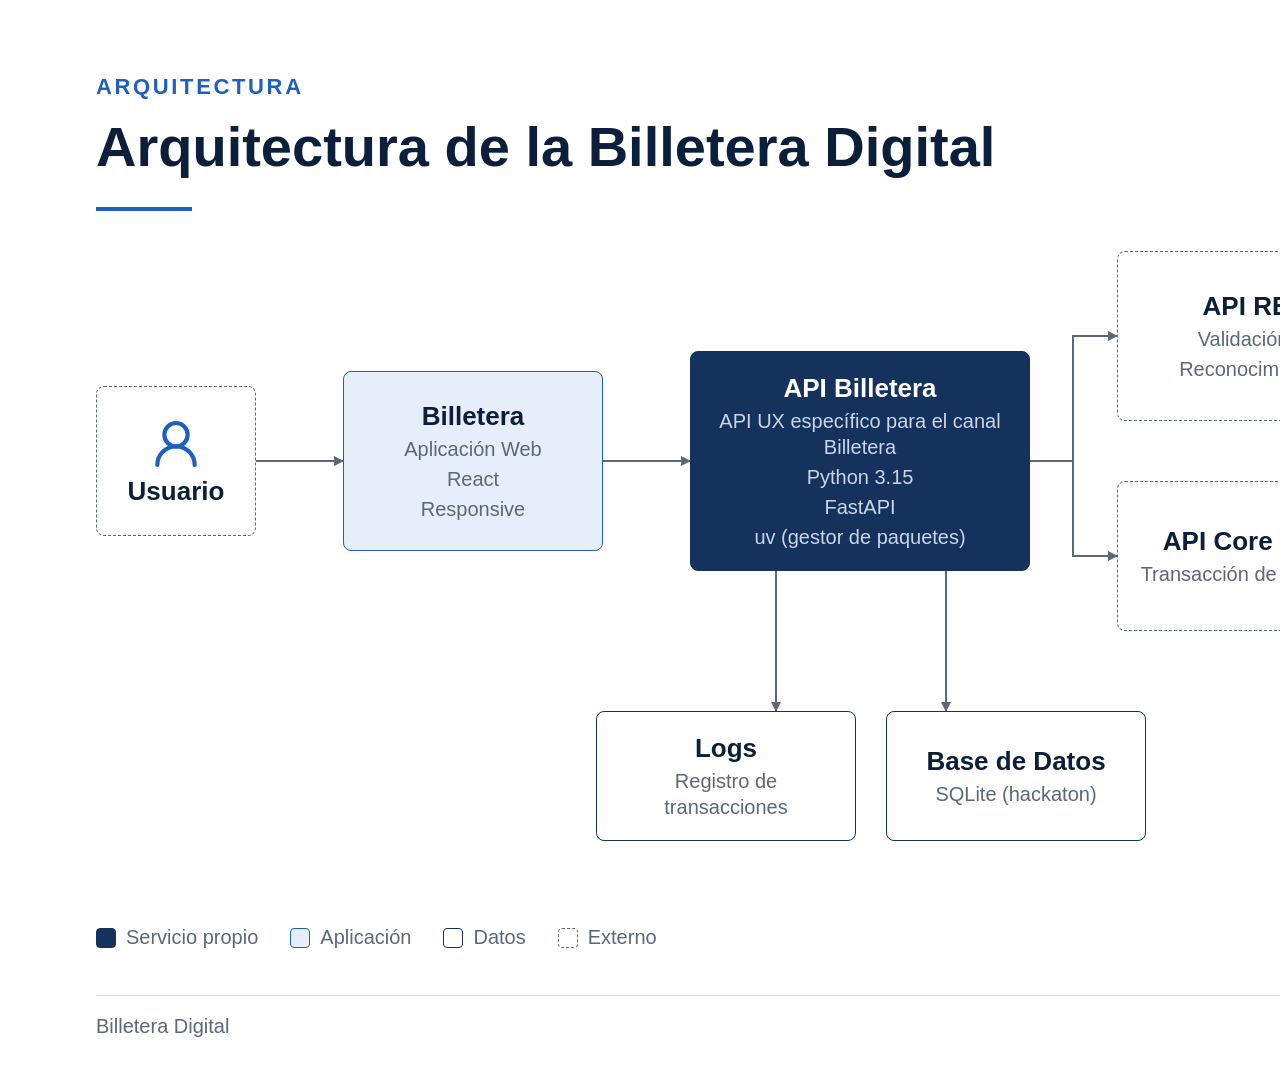
<file: presentacion/lamina-03/lamina-03.html>
<!DOCTYPE html>
<html lang="es">
<head>
<meta charset="utf-8">
<title>Arquitectura de la Billetera Digital</title>
<link rel="stylesheet" href="../../.github/skills/lamina-corporativa-jpg/assets/slide.css">
<style>
  .arch { position: relative; width: 1728px; height: 700px; }
  .arch .node { position: absolute; height: auto; }
  .arch svg.links { position: absolute; left: 0; top: 0; width: 1728px; height: 700px; }
  .arch .legend { position: absolute; left: 0; bottom: 0; }
</style>
</head>
<body>
<section class="slide">
  <header class="slide-header">
    <div class="eyebrow">Arquitectura</div>
    <h1 class="slide-title">Arquitectura de la Billetera Digital</h1>
  </header>

  <div class="slide-body">
    <div class="arch">
      <svg class="links" viewBox="0 0 1728 700" aria-hidden="true">
        <defs>
          <marker id="head" viewBox="0 0 10 10" refX="9" refY="5" markerWidth="10" markerHeight="10" markerUnits="userSpaceOnUse" orient="auto">
            <path d="M0 0 L10 5 L0 10 z" fill="#5A6877"></path>
          </marker>
        </defs>
        <g fill="none" stroke="#5A6877" stroke-width="2" marker-end="url(#head)">
          <!-- Usuario -> Billetera -->
          <path d="M160 210 H247"></path>
          <!-- Billetera -> API Billetera -->
          <path d="M507 210 H594"></path>
          <!-- API Billetera -> API RENIEC -->
          <path d="M934 210 H977 V85 H1021"></path>
          <!-- API Billetera -> API Core Bancario -->
          <path d="M934 210 H977 V305 H1021"></path>
          <!-- API Core Bancario -> API Fraudes -->
          <path d="M1341 305 H1428"></path>
          <!-- API Billetera -> Logs -->
          <path d="M680 320 V460"></path>
          <!-- API Billetera -> Base de Datos -->
          <path d="M850 320 V460"></path>
        </g>
      </svg>

      <div class="node external" style="left:0; top:135px; width:160px; height:150px;">
        <!-- Icono User Round de Lucide: https://lucide.dev/icons/user-round -->
        <svg aria-hidden="true" focusable="false" width="56" height="56" viewBox="0 0 24 24" fill="none" stroke="#1F5FBF" stroke-width="1.8" stroke-linecap="round" stroke-linejoin="round">
          <circle cx="12" cy="8" r="5"></circle>
          <path d="M20 21a8 8 0 0 0-16 0"></path>
        </svg>
        <div class="node-name">Usuario</div>
      </div>

      <div class="node accent" style="left:247px; top:120px; width:260px; height:180px;">
        <div class="node-name">Billetera</div>
        <div class="node-desc">Aplicación Web</div>
        <div class="node-desc">React</div>
        <div class="node-desc">Responsive</div>
      </div>

      <div class="node primary" style="left:594px; top:100px; width:340px; height:220px;">
        <div class="node-name">API Billetera</div>
        <div class="node-desc">API UX específico para el canal Billetera</div>
        <div class="node-desc">Python 3.15</div>
        <div class="node-desc">FastAPI</div>
        <div class="node-desc">uv (gestor de paquetes)</div>
      </div>

      <div class="node external" style="left:1021px; top:0; width:320px; height:170px;">
        <div class="node-name">API RENIEC</div>
        <div class="node-desc">Validación de DNI</div>
        <div class="node-desc">Reconocimiento facial</div>
      </div>

      <div class="node external" style="left:1021px; top:230px; width:320px; height:150px;">
        <div class="node-name">API Core Bancario</div>
        <div class="node-desc">Transacción de Transferencias</div>
      </div>

      <div class="node external" style="left:1428px; top:230px; width:300px; height:150px;">
        <div class="node-name">API Fraudes</div>
        <div class="node-desc">Bloqueo de Tx sospechosas</div>
      </div>

      <div class="node" style="left:500px; top:460px; width:260px; height:130px;">
        <div class="node-name">Logs</div>
        <div class="node-desc">Registro de transacciones</div>
      </div>

      <div class="node" style="left:790px; top:460px; width:260px; height:130px;">
        <div class="node-name">Base de Datos</div>
        <div class="node-desc">SQLite (hackaton)</div>
      </div>

      <div class="legend">
        <span><i class="l-primary"></i>Servicio propio</span>
        <span><i class="l-accent"></i>Aplicación</span>
        <span><i></i>Datos</span>
        <span><i class="l-ext"></i>Externo</span>
      </div>
    </div>
  </div>

  <div class="slide-footer"><span>Billetera Digital</span><span></span></div>
</section>
</body>
</html>
</file>
<file: app/mobile/assets/app.css>
/* Billetera Digital — estilos compartidos de todas las pantallas.
   La app se muestra dentro de un emulador de celular. Todo el contenido vive en .pantalla
   y se dimensiona con unidades de contenedor (cqh) para que quepa sin scroll. */

:root {
  --violeta: #6C4DF6;
  --violeta-osc: #4A30C9;
  --violeta-claro: #EFEBFF;
  --rosa: #FF4F9A;
  --rosa-claro: #FFE3EF;
  --turquesa: #19C3B1;
  --turquesa-claro: #D9F6F2;
  --amarillo: #FFC83D;
  --amarillo-claro: #FFF1CC;
  --tinta: #221A47;
  --tinta-suave: #6E6892;
  --linea: #E3DEF7;
  --fondo: #F6F3FF;
  --blanco: #FFFFFF;
  --error: #E5384F;
  --carcasa: #1B1533;

  --fuente: "Segoe UI", "Trebuchet MS", system-ui, -apple-system, Roboto, Arial, sans-serif;
  --radio: 20px;
  --radio-sm: 14px;
  --gap: clamp(8px, 2cqh, 16px);
  --texto: clamp(15px, 2.2cqh, 18px);
}

* { box-sizing: border-box; margin: 0; padding: 0; }

html, body {
  height: 100%;
  height: 100dvh;
  overflow: hidden; /* sin scroll vertical ni horizontal */
}

body {
  font-family: var(--fuente);
  line-height: 1.35;
  color: var(--tinta);
  -webkit-font-smoothing: antialiased;
  display: grid;
  place-items: center;
  background: linear-gradient(135deg, #E9E2FF 0%, #FFE3EF 55%, #D9F6F2 100%);
}

/* ---------- Emulador de celular ---------- */
.telefono {
  position: relative;
  height: min(96dvh, 900px);
  aspect-ratio: 9 / 18.5;
  max-width: 96vw;
  padding: 12px;
  border-radius: 52px;
  background: var(--carcasa);
  box-shadow: 0 30px 60px rgba(34, 26, 71, .35), inset 0 0 0 2px #3A3066;
}
.telefono::before, .telefono::after { /* botones laterales */
  content: ""; position: absolute; width: 4px; border-radius: 2px; background: #2C2450;
}
.telefono::before { left: -4px; top: 18%; height: 8%; }
.telefono::after { right: -4px; top: 24%; height: 12%; }

.pantalla {
  position: relative;
  height: 100%;
  display: flex;
  flex-direction: column;
  overflow: hidden;
  border-radius: 40px;
  container-type: size;
  background:
    radial-gradient(circle at 12% 8%, var(--rosa-claro) 0, transparent 38%),
    radial-gradient(circle at 92% 92%, var(--turquesa-claro) 0, transparent 40%),
    var(--fondo);
}
.isla { /* cámara frontal */
  position: absolute; z-index: 5; top: 10px; left: 50%; transform: translateX(-50%);
  width: 92px; height: 26px; border-radius: 20px; background: var(--carcasa);
}
.barra-estado {
  flex: none; height: 48px; display: flex; align-items: center; justify-content: space-between;
  padding: 8px 28px 0; font-size: 14px; font-weight: 700;
}
.barra-estado .iconos { display: flex; align-items: center; gap: 6px; }
.barra-estado svg { width: 17px; height: 17px; fill: none; stroke: currentColor; stroke-width: 2; stroke-linecap: round; stroke-linejoin: round; }
.indicador-inicio { flex: none; height: 22px; display: grid; place-items: center; }
.indicador-inicio::after { content: ""; width: 110px; height: 5px; border-radius: 3px; background: var(--tinta); opacity: .85; }

/* En un celular real (pantalla angosta) se usa toda la pantalla, sin marco */
@media (max-width: 500px) {
  body { place-items: stretch; background: var(--fondo); }
  .telefono { height: 100dvh; width: 100%; max-width: none; aspect-ratio: auto; padding: 0; border-radius: 0; background: none; box-shadow: none; }
  .telefono::before, .telefono::after, .isla, .barra-estado, .indicador-inicio { display: none; }
  .pantalla { border-radius: 0; }
  .app { padding-top: max(12px, env(safe-area-inset-top)); padding-bottom: max(12px, env(safe-area-inset-bottom)); }
}

/* ---------- Estructura de pantalla ---------- */
.app {
  flex: 1;
  min-height: 0;
  width: 100%;
  padding: clamp(8px, 2cqh, 16px) 20px;
  display: flex;
  flex-direction: column;
  gap: var(--gap);
  font-size: var(--texto);
}
.main { flex: 1; min-height: 0; display: flex; flex-direction: column; gap: var(--gap); }
.main.centro { justify-content: center; }
.acciones { display: flex; flex-direction: column; gap: 10px; flex: none; }

.topbar { display: flex; align-items: center; gap: 12px; flex: none; }
.topbar h1 { font-size: clamp(20px, 3.2cqh, 26px); font-weight: 700; flex: 1; }
.icon-btn {
  width: 44px; height: 44px; flex: none; border-radius: 50%;
  background: var(--blanco); color: var(--violeta); cursor: pointer;
  display: grid; place-items: center; border: 1.5px solid var(--linea);
}
.icon-btn svg, .btn svg, .icono svg { width: 22px; height: 22px; fill: none; stroke: currentColor; stroke-width: 2; stroke-linecap: round; stroke-linejoin: round; }

.marca { display: flex; align-items: center; gap: 10px; font-weight: 800; font-size: clamp(20px, 3.2cqh, 26px); color: var(--violeta); }
.marca .logo { width: 40px; height: 40px; border-radius: 12px; background: var(--violeta); color: var(--blanco); display: grid; place-items: center; }
.marca .logo svg { width: 22px; height: 22px; fill: none; stroke: currentColor; stroke-width: 2; stroke-linecap: round; stroke-linejoin: round; }

.titulo { font-size: clamp(24px, 4.2cqh, 34px); font-weight: 800; line-height: 1.15; }
.subtitulo { color: var(--tinta-suave); }

/* ---------- Tarjetas ---------- */
.card {
  background: var(--blanco); border-radius: var(--radio); padding: clamp(14px, 2.5cqh, 22px);
  border: 1.5px solid var(--linea); display: flex; flex-direction: column; gap: var(--gap);
}
.card.violeta { background: var(--violeta); border-color: var(--violeta); color: var(--blanco); }
.card.violeta .subtitulo { color: #D9D0FF; }
.saldo { font-size: clamp(32px, 6cqh, 46px); font-weight: 800; line-height: 1.1; }

.grid-2 { display: grid; grid-template-columns: 1fr 1fr; gap: var(--gap); }
.grid-3 { display: grid; grid-template-columns: repeat(3, 1fr); gap: var(--gap); }

/* Acceso rápido (icono + etiqueta) */
.atajo {
  display: flex; flex-direction: column; align-items: center; gap: 8px; padding: clamp(10px, 2cqh, 16px) 6px;
  background: var(--blanco); border: 1.5px solid var(--linea); border-radius: var(--radio);
  font: inherit; font-weight: 600; font-size: clamp(13px, 1.9cqh, 15px); color: var(--tinta); cursor: pointer; text-decoration: none;
}
.icono { width: 46px; height: 46px; border-radius: 14px; display: grid; place-items: center; background: var(--violeta-claro); color: var(--violeta); flex: none; }
.icono.rosa { background: var(--rosa-claro); color: var(--rosa); }
.icono.turquesa { background: var(--turquesa-claro); color: #0E9A8B; }
.icono.amarillo { background: var(--amarillo-claro); color: #B98300; }

/* Lista de movimientos / contactos */
.lista { display: flex; flex-direction: column; gap: 10px; list-style: none; }
.item { display: flex; align-items: center; gap: 12px; }
.item .texto { flex: 1; min-width: 0; }
.item .texto strong { display: block; font-weight: 700; }
.item .texto span { color: var(--tinta-suave); font-size: 0.9em; }
.monto { font-weight: 700; }
.monto.positivo { color: #0E9A8B; }
.monto.negativo { color: var(--rosa); }

/* ---------- Formularios ---------- */
.campo { display: flex; flex-direction: column; gap: 6px; }
.campo label { font-weight: 600; font-size: 0.95em; }
.campo input, .campo select, .campo textarea {
  width: 100%; font: inherit; color: var(--tinta); background: var(--blanco);
  border: 2px solid var(--linea); border-radius: var(--radio-sm);
  padding: clamp(10px, 1.8cqh, 14px) 14px; outline: none;
}
.campo input:focus, .campo select:focus, .campo textarea:focus { border-color: var(--violeta); box-shadow: 0 0 0 4px var(--violeta-claro); }
.campo .ayuda { color: var(--tinta-suave); font-size: 0.85em; }

/* ---------- Botones ---------- */
.btn {
  display: inline-flex; align-items: center; justify-content: center; gap: 8px; width: 100%;
  font: inherit; font-weight: 700; padding: clamp(12px, 2cqh, 16px) 20px; border-radius: var(--radio-sm);
  border: 2px solid transparent; cursor: pointer; text-decoration: none; background: var(--violeta); color: var(--blanco);
  transition: transform .1s ease, background .15s ease;
}
.btn:hover { background: var(--violeta-osc); }
.btn:active { transform: scale(.98); }
.btn.rosa { background: var(--rosa); }
.btn.rosa:hover { background: #E63C86; }
.btn.secundario { background: var(--blanco); color: var(--violeta); border-color: var(--violeta); }
.btn.secundario:hover { background: var(--violeta-claro); }
.btn.texto { background: transparent; color: var(--violeta); }
.btn:focus-visible, .icon-btn:focus-visible, .atajo:focus-visible { outline: 3px solid var(--amarillo); outline-offset: 2px; }

/* ---------- Etiquetas y estados ---------- */
.chip { display: inline-block; padding: 4px 12px; border-radius: 999px; font-weight: 600; font-size: 0.85em; background: var(--turquesa-claro); color: #0E9A8B; }
.chip.rosa { background: var(--rosa-claro); color: var(--rosa); }
.chip.amarillo { background: var(--amarillo-claro); color: #B98300; }
.exito { display: grid; place-items: center; width: clamp(72px, 14cqh, 112px); height: clamp(72px, 14cqh, 112px); border-radius: 50%; background: var(--turquesa-claro); color: #0E9A8B; margin: 0 auto; }
.exito svg { width: 50%; height: 50%; fill: none; stroke: currentColor; stroke-width: 2.4; stroke-linecap: round; stroke-linejoin: round; }
.centrado { text-align: center; }

/* Barra de navegación inferior */
.tabbar { display: flex; gap: 6px; background: var(--blanco); border: 1.5px solid var(--linea); border-radius: var(--radio); padding: 6px; flex: none; }
.tabbar a { flex: 1; display: flex; flex-direction: column; align-items: center; gap: 2px; padding: 8px 4px; border-radius: var(--radio-sm); text-decoration: none; color: var(--tinta-suave); font-size: 0.8em; font-weight: 600; }
.tabbar a svg { width: 22px; height: 22px; fill: none; stroke: currentColor; stroke-width: 2; stroke-linecap: round; stroke-linejoin: round; }
.tabbar a.activo { background: var(--violeta-claro); color: var(--violeta); }

/* ---------- Indicador de carga (0,5 s), solo sobre la pantalla del celular ---------- */
.loader {
  position: absolute; inset: 0; z-index: 4; display: grid; place-items: center;
  background: rgba(246, 243, 255, .82); opacity: 0; visibility: hidden; transition: opacity .12s ease;
}
.loader.on { opacity: 1; visibility: visible; }
.spinner { width: 56px; height: 56px; border-radius: 50%; border: 6px solid var(--violeta-claro); border-top-color: var(--violeta); border-right-color: var(--rosa); animation: giro .7s linear infinite; }
@keyframes giro { to { transform: rotate(360deg); } }

/* ---------- Visor de cámara simulado (escaneo de DNI / rostro) ---------- */
.visor { flex: 1; min-height: 0; border-radius: var(--radio); background: var(--carcasa); position: relative; overflow: hidden; display: grid; place-items: center; color: var(--blanco); }
.visor .marco { width: 78%; aspect-ratio: 1.6; border: 3px dashed rgba(255, 255, 255, .7); border-radius: 16px; display: grid; place-items: center; max-height: 70%; }
.visor.rostro .marco { width: auto; height: 68%; max-height: none; aspect-ratio: .78; border-radius: 50%; }
.visor .marco svg { width: 44%; height: 44%; fill: none; stroke: rgba(255, 255, 255, .85); stroke-width: 1.6; stroke-linecap: round; stroke-linejoin: round; }
.visor .ico-ok, .visor .ico-err { display: none; }
.visor .barrido { position: absolute; left: 11%; right: 11%; top: 22%; height: 3px; border-radius: 2px; background: var(--turquesa); box-shadow: 0 0 14px var(--turquesa); opacity: 0; }
.visor.rostro .barrido { left: 24%; right: 24%; }
.visor.escaneando .barrido { opacity: 1; animation: barrido 1.1s ease-in-out infinite alternate; }
@keyframes barrido { from { top: 22%; } to { top: 78%; } }
.visor.listo .marco { border-style: solid; border-color: var(--turquesa); }
.visor.listo .ico-base, .visor.error .ico-base { display: none; }
.visor.listo .ico-ok { display: block; stroke: var(--turquesa); }
.visor.error .marco { border-style: solid; border-color: var(--rosa); }
.visor.error .ico-err { display: block; stroke: var(--rosa); }
.visor .estado { position: absolute; left: 12px; right: 12px; bottom: 12px; text-align: center; font-weight: 600; font-size: .9em; }
.campo input.pin { text-align: center; letter-spacing: .5em; font-size: 1.4em; font-weight: 700; }
.pasos { display: flex; gap: 6px; flex: none; }
.pasos i { flex: 1; height: 6px; border-radius: 3px; background: var(--linea); }
.pasos i.hecho { background: var(--violeta); }
[hidden] { display: none !important; }
.aviso { background: var(--rosa-claro); color: #B3124F; border-radius: var(--radio-sm); padding: 10px 14px; font-weight: 600; font-size: .9em; }
.contacto { display: flex; align-items: center; gap: 12px; width: 100%; background: none; border: 0; font: inherit; color: inherit; text-align: left; cursor: pointer; padding: 6px; border-radius: var(--radio-sm); }
.contacto:hover { background: var(--violeta-claro); }
.contacto .texto { flex: 1; min-width: 0; }
.contacto:focus-visible { outline: 3px solid var(--amarillo); outline-offset: 2px; }
.contacto > svg { width: 20px; height: 20px; fill: none; stroke: var(--tinta-suave); stroke-width: 2; stroke-linecap: round; stroke-linejoin: round; flex: none; }
.icono.txt { font-weight: 800; font-size: 1.05em; }
.filas { display: flex; flex-direction: column; gap: 10px; }
.fila { display: flex; justify-content: space-between; gap: 12px; }
.fila span { color: var(--tinta-suave); }
.fila strong { text-align: right; }
.prefijo { position: relative; }
.prefijo b { position: absolute; left: 14px; top: 50%; transform: translateY(-50%); color: var(--tinta-suave); }
.prefijo input { padding-left: 44px; }

/* Pantallas bajas (portátiles, proyectores): compactar para no hacer scroll */
@container (max-height: 700px) {
  .app { padding-top: 6px; padding-bottom: 6px; }
  .icono { width: 38px; height: 38px; }
  .exito { width: 64px; height: 64px; }
}
@media (prefers-reduced-motion: reduce) { .spinner { animation-duration: 1.6s; } .btn { transition: none; } }
</file>
<file: .github/skills/lamina-corporativa-jpg/assets/slide.css>
/* Sistema de diseño — lámina corporativa 1920x1080 (16:9)
   Base de espaciado: 8px. No introducir colores, fuentes ni radios fuera de estos tokens. */

:root {
  /* Color */
  --navy-900: #0B1F3A;   /* fondo portada/cierre, títulos */
  --navy-700: #14325C;   /* encabezados de capa, énfasis */
  --blue-600: #1F5FBF;   /* acento principal (único acento fuerte) */
  --blue-100: #E6EEF9;   /* relleno suave de acento */
  --teal-600: #0F8B8D;   /* acento secundario (usar con moderación) */
  --teal-100: #E3F3F3;
  --ink-900:  #1B2733;   /* texto principal */
  --ink-600:  #5A6877;   /* texto secundario */
  --line:     #D3DBE5;   /* bordes y conectores */
  --surface:  #F4F6F9;   /* fondo de paneles */
  --white:    #FFFFFF;   /* fondo de lámina */

  /* Tipografía */
  --font: "Segoe UI", "Helvetica Neue", Arial, sans-serif;

  /* Espaciado */
  --margin-x: 96px;
  --margin-top: 72px;
  --gap: 32px;
  --radius: 8px;
}

* { box-sizing: border-box; margin: 0; padding: 0; }

html, body { width: 1920px; height: 1080px; overflow: hidden; background: var(--white); }

body {
  font-family: var(--font);
  color: var(--ink-900);
  font-size: 28px;
  line-height: 1.4;
  -webkit-font-smoothing: antialiased;
}

/* ---------- Lámina ---------- */
.slide {
  position: relative;
  width: 1920px;
  height: 1080px;
  background: var(--white);
  padding: var(--margin-top) var(--margin-x) 128px;
  display: flex;
  flex-direction: column;
}

/* Cabecera de contenido */
.slide-header { margin-bottom: 40px; }
.eyebrow {
  font-size: 22px; font-weight: 600; letter-spacing: 0.12em;
  text-transform: uppercase; color: var(--blue-600); margin-bottom: 12px;
}
.slide-title { font-size: 56px; font-weight: 600; line-height: 1.15; color: var(--navy-900); }
.slide-subtitle { font-size: 28px; color: var(--ink-600); margin-top: 12px; max-width: 1400px; }
.slide-header::after {
  content: ""; display: block; width: 96px; height: 4px;
  background: var(--blue-600); margin-top: 28px;
}

.slide-body { flex: 1; min-height: 0; display: flex; flex-direction: column; gap: var(--gap); }

/* Pie */
.slide-footer {
  position: absolute; left: var(--margin-x); right: var(--margin-x); bottom: 40px;
  display: flex; justify-content: space-between; align-items: center;
  padding-top: 16px; border-top: 1px solid var(--line);
  font-size: 20px; color: var(--ink-600);
}
.slide-footer .page { font-weight: 600; color: var(--navy-700); }

/* ---------- Portada / cierre (fondo oscuro) ---------- */
.slide.dark { background: var(--navy-900); color: var(--white); justify-content: center; padding-left: 160px; padding-right: 160px; }
.slide.dark::before {
  content: ""; position: absolute; left: 0; top: 0; bottom: 0; width: 24px; background: var(--blue-600);
}
.slide.dark .eyebrow { color: #8DB4F0; }
.slide.dark .cover-title { font-size: 96px; font-weight: 600; line-height: 1.08; max-width: 1400px; }
.slide.dark .cover-subtitle { font-size: 36px; font-weight: 300; color: #C9D6E8; margin-top: 32px; max-width: 1200px; }
.slide.dark .cover-rule { width: 120px; height: 4px; background: var(--blue-600); margin: 48px 0; }
.slide.dark .cover-meta { font-size: 24px; color: #9FB2CB; }
.slide.dark .slide-footer { border-top-color: rgba(255,255,255,0.18); color: #9FB2CB; left: 160px; right: 160px; }
.slide.dark .slide-footer .page { color: var(--white); }

/* ---------- Layouts ---------- */
.row { display: flex; gap: var(--gap); }
.col { display: flex; flex-direction: column; gap: var(--gap); }
.grow { flex: 1; min-width: 0; min-height: 0; }
.grid-2 { display: grid; grid-template-columns: repeat(2, 1fr); gap: var(--gap); }
.grid-3 { display: grid; grid-template-columns: repeat(3, 1fr); gap: var(--gap); }
.grid-4 { display: grid; grid-template-columns: repeat(4, 1fr); gap: var(--gap); }

/* ---------- Tarjeta / componente ---------- */
.card {
  background: var(--white); border: 1px solid var(--line); border-radius: var(--radius);
  padding: 28px 32px; display: flex; flex-direction: column; gap: 12px;
  border-top: 4px solid var(--blue-600);
}
.card.alt { border-top-color: var(--teal-600); }
.card.plain { border-top: 1px solid var(--line); }
.card-tag { font-size: 20px; font-weight: 600; letter-spacing: 0.08em; text-transform: uppercase; color: var(--blue-600); }
.card.alt .card-tag { color: var(--teal-600); }
.card-title { font-size: 32px; font-weight: 600; color: var(--navy-900); line-height: 1.2; }
.card-text { font-size: 24px; color: var(--ink-600); line-height: 1.45; }

/* Panel de fondo suave */
.panel { background: var(--surface); border-radius: var(--radius); padding: 32px; }

/* Listas */
.list { list-style: none; display: flex; flex-direction: column; gap: 20px; }
.list li { position: relative; padding-left: 32px; font-size: 30px; line-height: 1.35; }
.list li::before {
  content: ""; position: absolute; left: 0; top: 0.5em; width: 12px; height: 12px;
  background: var(--blue-600); border-radius: 2px;
}
.list li small { display: block; font-size: 24px; color: var(--ink-600); margin-top: 4px; }

/* ---------- Diagramas de arquitectura ---------- */
/* Capa horizontal: etiqueta a la izquierda + fila de nodos */
.layer {
  display: flex; align-items: stretch; gap: 24px;
  background: var(--surface); border: 1px solid var(--line); border-radius: var(--radius);
  padding: 20px 24px;
}
.layer-label {
  flex: 0 0 240px; display: flex; align-items: center;
  font-size: 22px; font-weight: 600; letter-spacing: 0.06em; text-transform: uppercase;
  color: var(--navy-700);
  border-right: 3px solid var(--blue-600); padding-right: 16px;
}
.layer-nodes { flex: 1; display: flex; gap: 20px; }

/* Nodo (componente) */
.node {
  flex: 1; min-width: 0; background: var(--white); border: 1.5px solid var(--navy-700);
  border-radius: var(--radius); padding: 16px 20px;
  display: flex; flex-direction: column; justify-content: center; align-items: center; text-align: center; gap: 4px;
}
.node-name { font-size: 26px; font-weight: 600; color: var(--navy-900); line-height: 1.2; }
.node-desc { font-size: 20px; color: var(--ink-600); line-height: 1.3; }
.node.primary { background: var(--navy-700); border-color: var(--navy-700); }
.node.primary .node-name { color: var(--white); }
.node.primary .node-desc { color: #C9D6E8; }
.node.accent { background: var(--blue-100); border-color: var(--blue-600); }
.node.alt { background: var(--teal-100); border-color: var(--teal-600); }
.node.external { background: var(--white); border: 1.5px dashed var(--ink-600); }

/* Conectores */
.arrow-down { align-self: center; width: 2px; height: 28px; background: var(--ink-600); position: relative; flex: none; }
.arrow-down::after {
  content: ""; position: absolute; bottom: -2px; left: -6px;
  border-left: 7px solid transparent; border-right: 7px solid transparent; border-top: 10px solid var(--ink-600);
}
.arrow-right { align-self: center; flex: 0 0 40px; height: 2px; background: var(--ink-600); position: relative; }
.arrow-right::after {
  content: ""; position: absolute; right: -2px; top: -6px;
  border-top: 7px solid transparent; border-bottom: 7px solid transparent; border-left: 10px solid var(--ink-600);
}

/* Flujo en cuadrícula: nodos y conectores en columnas (usar grid-template-columns propio) */
.flow { display: grid; align-items: center; column-gap: 0; row-gap: 0; }
.flow .node { height: 100%; min-height: 150px; padding: 20px 24px; }
.flow-link { display: flex; flex-direction: column; align-items: center; gap: 8px; padding: 0 8px; }
.flow-label { font-size: 20px; font-weight: 600; color: var(--navy-700); text-align: center; line-height: 1.2; }
.flow-line { position: relative; width: 100%; height: 2px; background: var(--ink-600); }
.flow-line::after {
  content: ""; position: absolute; right: -2px; top: -6px;
  border-top: 7px solid transparent; border-bottom: 7px solid transparent; border-left: 10px solid var(--ink-600);
}
.flow-line.both::before {
  content: ""; position: absolute; left: -2px; top: -6px;
  border-top: 7px solid transparent; border-bottom: 7px solid transparent; border-right: 10px solid var(--ink-600);
}
.flow-vline { position: relative; width: 2px; height: 48px; background: var(--ink-600); justify-self: center; }
.flow-vline::after {
  content: ""; position: absolute; bottom: -2px; left: -6px;
  border-left: 7px solid transparent; border-right: 7px solid transparent; border-top: 10px solid var(--ink-600);
}
.flow-vline.both::before {
  content: ""; position: absolute; top: -2px; left: -6px;
  border-left: 7px solid transparent; border-right: 7px solid transparent; border-bottom: 10px solid var(--ink-600);
}

/* Paso numerado */
.step { display: flex; flex-direction: column; gap: 8px; border-top: 2px solid var(--line); padding-top: 16px; }
.step-num { font-size: 22px; font-weight: 600; color: var(--blue-600); letter-spacing: 0.08em; }
.step-title { font-size: 26px; font-weight: 600; color: var(--navy-900); line-height: 1.2; }
.step-text { font-size: 22px; color: var(--ink-600); line-height: 1.4; }

/* Contenedor SVG para diagramas libres (usar viewBox y los mismos tokens) */
.diagram { width: 100%; height: 100%; }
.diagram text { font-family: var(--font); fill: var(--ink-900); }

/* Leyenda */
.legend { display: flex; gap: 32px; font-size: 20px; color: var(--ink-600); align-items: center; }
.legend i { display: inline-block; width: 20px; height: 20px; border-radius: 4px; margin-right: 10px; vertical-align: -4px; border: 1.5px solid var(--navy-700); }
.legend i.l-primary { background: var(--navy-700); }
.legend i.l-accent { background: var(--blue-100); border-color: var(--blue-600); }
.legend i.l-alt { background: var(--teal-100); border-color: var(--teal-600); }
.legend i.l-ext { background: var(--white); border: 1.5px dashed var(--ink-600); }

/* Cifras destacadas */
.kpi-value { font-size: 64px; font-weight: 300; color: var(--blue-600); line-height: 1; }
.kpi-label { font-size: 22px; color: var(--ink-600); margin-top: 8px; }
</file>
